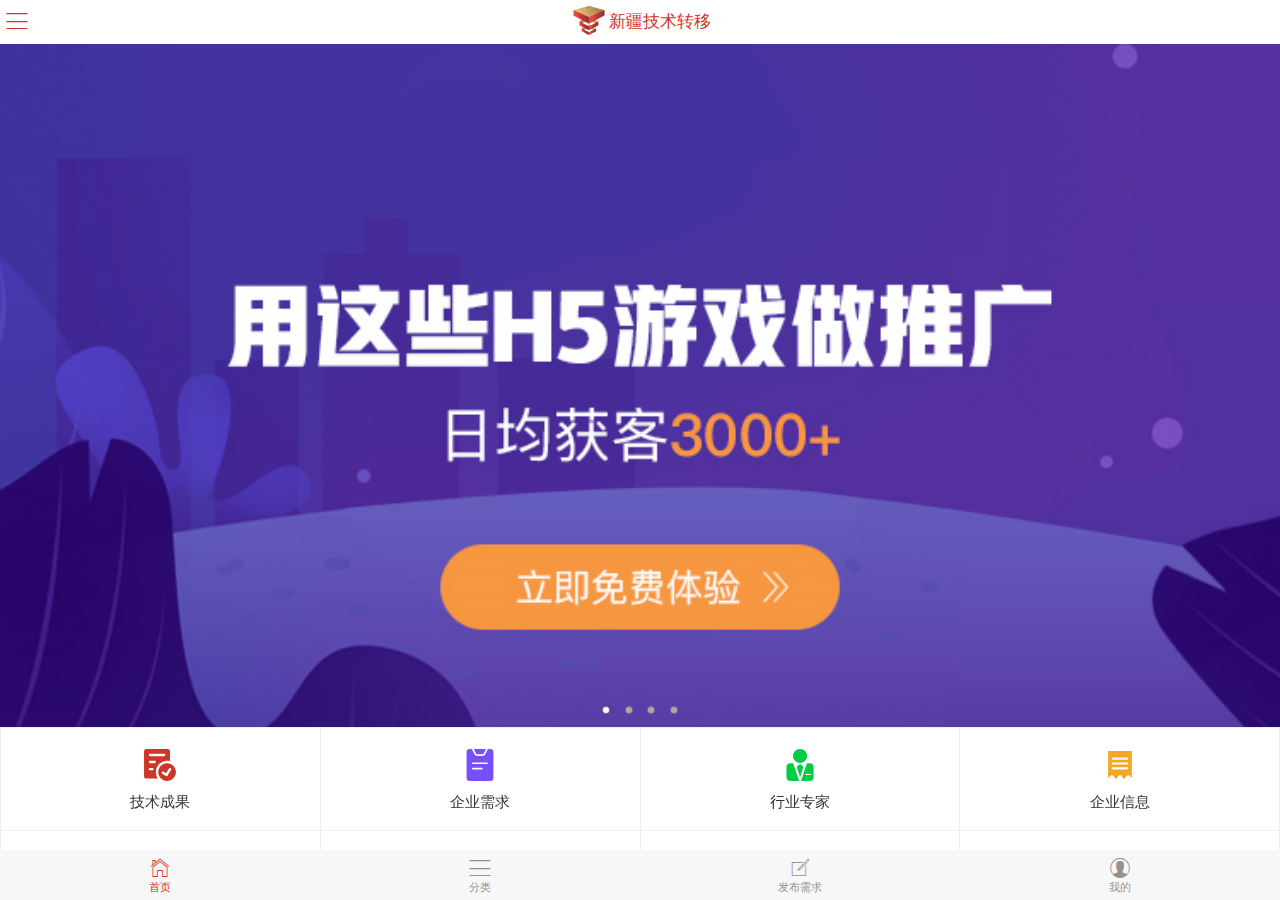
<file: index.html>
<!DOCTYPE html>
<html lang="en">
<head>
	<meta charset="UTF-8">
	<meta name="viewport" content="width=device-width, initial-scale=1.0">
	<meta name="viewport" content="width=device-width, initial-scale=1, maximum-scale=1, user-scalable=no">
	<meta name="apple-mobile-web-app-capable" content="yes">
	<meta name="apple-mobile-web-app-status-bar-style" content="black">
	<meta http-equiv="X-UA-Compatible" content="ie=edge">
	<title>新疆html5</title>
	<link rel="stylesheet" href="./css/mui.css">
	<link rel="stylesheet" href="./css/style.css">
</head>
<body>
<div id="offCanvasWrapper" class="mui-off-canvas-wrap mui-draggable">
	<!--侧滑菜单部分-->
	<aside id="offCanvasSide" class="mui-off-canvas-left">
		<div id="offCanvasSideScroll" class="mui-scroll-wrapper">
			<div class="mui-scroll">
				<div class="content">
					<p style="margin: 10px 10px;">
						<button id="offCanvasHide" type="button" class="mui-btn mui-btn-danger mui-btn-block" style="padding: 5px 20px;">关闭侧滑菜单</button>
					</p>

				</div>
				<div class="mui-card">
					<ul class="mui-table-view mui-table-view-chevron">
						<li class="mui-table-view-cell mui-collapse"><a class="mui-navigate-right" href="#">产品</a>
							<ul class="mui-table-view mui-table-view-chevron">
								<li class="mui-table-view-cell"><a class="mui-navigate-right" href="#">iOS</a>
								</li>
								<li class="mui-table-view-cell"><a class="mui-navigate-right" href="#">Android</a>
								</li>
								<li class="mui-table-view-cell"><a class="mui-navigate-right" href="#">HTML5</a>
								</li>
							</ul>
						</li>
						<li class="mui-table-view-cell mui-collapse"><a class="mui-navigate-right" href="#">方案</a>
							<ul class="mui-table-view mui-table-view-chevron">
								<li class="mui-table-view-cell"><a class="mui-navigate-right" href="#">PC方案</a>
								</li>
								<li class="mui-table-view-cell"><a class="mui-navigate-right" href="#">手机方案</a>
								</li>
								<li class="mui-table-view-cell"><a class="mui-navigate-right" href="#">TV方案</a>
								</li>
							</ul>
						</li>
						<li class="mui-table-view-cell mui-collapse"><a class="mui-navigate-right" href="#">新闻</a>
							<ul class="mui-table-view mui-table-view-chevron">
								<li class="mui-table-view-cell"><a class="mui-navigate-right" href="#">公司新闻</a>
								</li>
								<li class="mui-table-view-cell"><a class="mui-navigate-right" href="#">行业新闻</a>
								</li>
							</ul>
						</li>
						<li class="mui-table-view-cell mui-collapse"><a class="mui-navigate-right" href="#">产品</a>
							<ul class="mui-table-view mui-table-view-chevron">
								<li class="mui-table-view-cell"><a class="mui-navigate-right" href="#">iOS</a>
								</li>
								<li class="mui-table-view-cell"><a class="mui-navigate-right" href="#">Android</a>
								</li>
								<li class="mui-table-view-cell"><a class="mui-navigate-right" href="#">HTML5</a>
								</li>
							</ul>
						</li>
						<li class="mui-table-view-cell mui-collapse"><a class="mui-navigate-right" href="#">方案</a>
							<ul class="mui-table-view mui-table-view-chevron">
								<li class="mui-table-view-cell"><a class="mui-navigate-right" href="#">PC方案</a>
								</li>
								<li class="mui-table-view-cell"><a class="mui-navigate-right" href="#">手机方案</a>
								</li>
								<li class="mui-table-view-cell"><a class="mui-navigate-right" href="#">TV方案</a>
								</li>
							</ul>
						</li>
						<li class="mui-table-view-cell mui-collapse"><a class="mui-navigate-right" href="#">新闻</a>
							<ul class="mui-table-view mui-table-view-chevron">
								<li class="mui-table-view-cell"><a class="mui-navigate-right" href="#">公司新闻</a>
								</li>
								<li class="mui-table-view-cell"><a class="mui-navigate-right" href="#">行业新闻</a>
								</li>
							</ul>
						</li>
						<li class="mui-table-view-cell mui-collapse"><a class="mui-navigate-right" href="#">产品</a>
							<ul class="mui-table-view mui-table-view-chevron">
								<li class="mui-table-view-cell"><a class="mui-navigate-right" href="#">iOS</a>
								</li>
								<li class="mui-table-view-cell"><a class="mui-navigate-right" href="#">Android</a>
								</li>
								<li class="mui-table-view-cell"><a class="mui-navigate-right" href="#">HTML5</a>
								</li>
							</ul>
						</li>
						<li class="mui-table-view-cell mui-collapse"><a class="mui-navigate-right" href="#">方案</a>
							<ul class="mui-table-view mui-table-view-chevron">
								<li class="mui-table-view-cell"><a class="mui-navigate-right" href="#">PC方案</a>
								</li>
								<li class="mui-table-view-cell"><a class="mui-navigate-right" href="#">手机方案</a>
								</li>
								<li class="mui-table-view-cell"><a class="mui-navigate-right" href="#">TV方案</a>
								</li>
							</ul>
						</li>
						<li class="mui-table-view-cell mui-collapse"><a class="mui-navigate-right" href="#">新闻</a>
							<ul class="mui-table-view mui-table-view-chevron">
								<li class="mui-table-view-cell"><a class="mui-navigate-right" href="#">公司新闻</a>
								</li>
								<li class="mui-table-view-cell"><a class="mui-navigate-right" href="#">行业新闻</a>
								</li>
							</ul>
						</li>
						<li class="mui-table-view-cell mui-collapse"><a class="mui-navigate-right" href="#">产品</a>
							<ul class="mui-table-view mui-table-view-chevron">
								<li class="mui-table-view-cell"><a class="mui-navigate-right" href="#">iOS</a>
								</li>
								<li class="mui-table-view-cell"><a class="mui-navigate-right" href="#">Android</a>
								</li>
								<li class="mui-table-view-cell"><a class="mui-navigate-right" href="#">HTML5</a>
								</li>
							</ul>
						</li>
						<li class="mui-table-view-cell mui-collapse"><a class="mui-navigate-right" href="#">方案</a>
							<ul class="mui-table-view mui-table-view-chevron">
								<li class="mui-table-view-cell"><a class="mui-navigate-right" href="#">PC方案</a>
								</li>
								<li class="mui-table-view-cell"><a class="mui-navigate-right" href="#">手机方案</a>
								</li>
								<li class="mui-table-view-cell"><a class="mui-navigate-right" href="#">TV方案</a>
								</li>
							</ul>
						</li>
						<li class="mui-table-view-cell mui-collapse"><a class="mui-navigate-right" href="#">新闻</a>
							<ul class="mui-table-view mui-table-view-chevron">
								<li class="mui-table-view-cell"><a class="mui-navigate-right" href="#">公司新闻</a>
								</li>
								<li class="mui-table-view-cell"><a class="mui-navigate-right" href="#">行业新闻</a>
								</li>
							</ul>
						</li>
						<li class="mui-table-view-cell mui-collapse"><a class="mui-navigate-right" href="#">产品</a>
							<ul class="mui-table-view mui-table-view-chevron">
								<li class="mui-table-view-cell"><a class="mui-navigate-right" href="#">iOS</a>
								</li>
								<li class="mui-table-view-cell"><a class="mui-navigate-right" href="#">Android</a>
								</li>
								<li class="mui-table-view-cell"><a class="mui-navigate-right" href="#">HTML5</a>
								</li>
							</ul>
						</li>
						<li class="mui-table-view-cell mui-collapse"><a class="mui-navigate-right" href="#">方案</a>
							<ul class="mui-table-view mui-table-view-chevron">
								<li class="mui-table-view-cell"><a class="mui-navigate-right" href="#">PC方案</a>
								</li>
								<li class="mui-table-view-cell"><a class="mui-navigate-right" href="#">手机方案</a>
								</li>
								<li class="mui-table-view-cell"><a class="mui-navigate-right" href="#">TV方案</a>
								</li>
							</ul>
						</li>
						<li class="mui-table-view-cell mui-collapse"><a class="mui-navigate-right" href="#">新闻</a>
							<ul class="mui-table-view mui-table-view-chevron">
								<li class="mui-table-view-cell"><a class="mui-navigate-right" href="#">公司新闻</a>
								</li>
								<li class="mui-table-view-cell"><a class="mui-navigate-right" href="#">行业新闻</a>
								</li>
							</ul>
						</li>
						<li class="mui-table-view-cell mui-collapse"><a class="mui-navigate-right" href="#">产品</a>
							<ul class="mui-table-view mui-table-view-chevron">
								<li class="mui-table-view-cell"><a class="mui-navigate-right" href="#">iOS</a>
								</li>
								<li class="mui-table-view-cell"><a class="mui-navigate-right" href="#">Android</a>
								</li>
								<li class="mui-table-view-cell"><a class="mui-navigate-right" href="#">HTML5</a>
								</li>
							</ul>
						</li>
						<li class="mui-table-view-cell mui-collapse"><a class="mui-navigate-right" href="#">方案</a>
							<ul class="mui-table-view mui-table-view-chevron">
								<li class="mui-table-view-cell"><a class="mui-navigate-right" href="#">PC方案</a>
								</li>
								<li class="mui-table-view-cell"><a class="mui-navigate-right" href="#">手机方案</a>
								</li>
								<li class="mui-table-view-cell"><a class="mui-navigate-right" href="#">TV方案</a>
								</li>
							</ul>
						</li>
						<li class="mui-table-view-cell mui-collapse"><a class="mui-navigate-right" href="#">新闻</a>
							<ul class="mui-table-view mui-table-view-chevron">
								<li class="mui-table-view-cell"><a class="mui-navigate-right" href="#">公司新闻</a>
								</li>
								<li class="mui-table-view-cell"><a class="mui-navigate-right" href="#">行业新闻</a>
								</li>
							</ul>
						</li>
						<li class="mui-table-view-cell mui-collapse"><a class="mui-navigate-right" href="#">产品</a>
							<ul class="mui-table-view mui-table-view-chevron">
								<li class="mui-table-view-cell"><a class="mui-navigate-right" href="#">iOS</a>
								</li>
								<li class="mui-table-view-cell"><a class="mui-navigate-right" href="#">Android</a>
								</li>
								<li class="mui-table-view-cell"><a class="mui-navigate-right" href="#">HTML5</a>
								</li>
							</ul>
						</li>
						<li class="mui-table-view-cell mui-collapse"><a class="mui-navigate-right" href="#">方案</a>
							<ul class="mui-table-view mui-table-view-chevron">
								<li class="mui-table-view-cell"><a class="mui-navigate-right" href="#">PC方案</a>
								</li>
								<li class="mui-table-view-cell"><a class="mui-navigate-right" href="#">手机方案</a>
								</li>
								<li class="mui-table-view-cell"><a class="mui-navigate-right" href="#">TV方案</a>
								</li>
							</ul>
						</li>
						<li class="mui-table-view-cell mui-collapse"><a class="mui-navigate-right" href="#">新闻</a>
							<ul class="mui-table-view mui-table-view-chevron">
								<li class="mui-table-view-cell"><a class="mui-navigate-right" href="#">公司新闻</a>
								</li>
								<li class="mui-table-view-cell"><a class="mui-navigate-right" href="#">行业新闻</a>
								</li>
							</ul>
						</li>
					</ul>
				</div>
			</div>
		</div>
	</aside>
	<!--主界面部分-->
	<div class="mui-inner-wrap">
		<!-- header -->
		<header id="header" class="mui-bar mui-bar-nav bar-xj-home">
			<h1 class="mui-title"><em class="logo"></em>新疆技术转移</h1>
			<button id="offCanvasShow" class="mui-btn mui-btn-blue mui-btn-link mui-btn-nav mui-pull-left">
				<span class="mui-icon mui-icon-bars"></span>
			</button>
			<!-- <a class="mui-icon mui-icon-bars mui-pull-right" href="./login.html"></a> -->
		</header>
		<!-- end -->
		<div id="offCanvasContentScroll" class="mui-content mui-scroll-wrapper">
			<div class="mui-scroll">
				<!-- 幻灯片 -->
				<div id="slider" class="mui-slider" >
					<div class="mui-slider-group mui-slider-loop">
						<!-- 额外增加的一个节点(循环轮播：第一个节点是最后一张轮播) -->
						<div class="mui-slider-item mui-slider-item-duplicate">
							<a href="#">
								<img src="./images/4.jpg">
							</a>
						</div>
						<!-- 第一张 -->
						<div class="mui-slider-item">
							<a href="#">
								<img src="./images/1.jpg">
							</a>
						</div>
						<!-- 第二张 -->
						<div class="mui-slider-item">
							<a href="#">
								<img src="./images/2.jpg">
							</a>
						</div>
						<!-- 第三张 -->
						<div class="mui-slider-item">
							<a href="#">
								<img src="./images/3.jpg">
							</a>
						</div>
						<!-- 第四张 -->
						<div class="mui-slider-item">
							<a href="#">
								<img src="./images/4.jpg">
							</a>
						</div>
						<!-- 额外增加的一个节点(循环轮播：最后一个节点是第一张轮播) -->
						<div class="mui-slider-item mui-slider-item-duplicate">
							<a href="#">
								<img src="./images/1.jpg">
							</a>
						</div>
					</div>
					<div class="mui-slider-indicator">
						<div class="mui-indicator mui-active"></div>
						<div class="mui-indicator"></div>
						<div class="mui-indicator"></div>
						<div class="mui-indicator"></div>
					</div>
				</div>
				<!-- 分类 -->
				<ul class="mui-table-view mui-grid-view mui-grid-9 icon-menu">
					<li class="mui-table-view-cell mui-media mui-col-xs-3">
						<a href="./technology.html">
							<span class="icon"><img src="./images/icon-home-1.svg"></span>
							<div class="mui-media-body">技术成果</div>
						</a>
					</li>
					<li class="mui-table-view-cell mui-media mui-col-xs-3">
						<a href="#">
								<span class="icon"><img src="./images/icon-home-2.svg"></span>
							<div class="mui-media-body">企业需求</div>
						</a>
					</li>
					<li class="mui-table-view-cell mui-media mui-col-xs-3">
						<a href="./zhuanjia.html">
								<span class="icon"><img src="./images/icon-home-3.svg"></span>
							<div class="mui-media-body">行业专家</div>
						</a>
					</li>
					<li class="mui-table-view-cell mui-media mui-col-xs-3">
						<a href="#">
								<span class="icon"><img src="./images/icon-home-4.svg"></span>
							<div class="mui-media-body">企业信息</div>
						</a>
					</li>
					<li class="mui-table-view-cell mui-media mui-col-xs-3">
						<a href="./jingjiren-detail.html">
								<span class="icon"><img src="./images/icon-home-5.svg"></span>
							<div class="mui-media-body">经纪人库</div>
						</a>
					</li>
					<li class="mui-table-view-cell mui-media mui-col-xs-3">
						<a href="./fuwuziyuan.html">
								<span class="icon"><img src="./images/icon-home-6.svg"></span>
							<div class="mui-media-body">服务资源</div>
						</a>
					</li>
					<li class="mui-table-view-cell mui-media mui-col-xs-3">
						<a href="#">
								<span class="icon"><img src="./images/icon-home-7.svg"></span>
							<div class="mui-media-body">政策信息</div>
						</a>
					</li>
					<li class="mui-table-view-cell mui-media mui-col-xs-3">
						<a href="./paimai.html">
							<span class="icon"><img src="./images/icon-home-9.svg"></span>
							<div class="mui-media-body">拍卖</div>
						</a>
					</li>
				</ul>
				<!-- 列表 -->
				<div class="bgf home-list-item" style="margin-top: 10px">
						<ul class="mui-table-view">
							<li class="mui-table-view-cell mui-media mui-media-large">
								<a href="javascript:;">
									<img class="mui-media-object mui-pull-left" src="./images/shuijiao.jpg">
									<div class="mui-media-body">
										<h2 class="name">logo设计公司品牌餐饮商标LOGO标志起名vi包装画册设计</h2>
										<p class='mui-ellipsis des'>
											<span>完全转让</span>
											<span>实用新型专利</span>
											<span>正在研发</span>
										</p>
										<P class="info">
											<span class="mui-pull-left price">￥<strong>12,000</strong></span>
											<span class="mui-pull-right city">上海市</span>
										</P>
									</div>
								</a>
							</li>
							<li class="mui-table-view-cell mui-media mui-media-large">
								<a href="javascript:;">
									<img class="mui-media-object mui-pull-left" src="./images/muwu.jpg">
									<div class="mui-media-body">
										<h2 class="name"></h2>公司企业logo设计图文标志画册设计商标设计卡通logo</h2>
										<p class='mui-ellipsis des'>
											<span>完全转让</span>
											<span>实用新型专利</span>
											<span>正在研发</span>
										</p>
										<P class="info">
											<span class="mui-pull-left price">￥<strong>12,000</strong></span>
											<span class="mui-pull-right city">上海市</span>
										</P>
									</div>
								</a>
							</li>
							<li class="mui-table-view-cell mui-media mui-media-large">
								<a href="javascript:;">
									<img class="mui-media-object mui-pull-left" src="./images/cbd.jpg">
									<div class="mui-media-body">
										<h2 class="name"></h2>艺点资深logo设计餐饮logo设计标志设计企业logo设计</h2>
										<p class='mui-ellipsis des'>
											<span>完全转让</span>
											<span>实用新型专利</span>
											<span>正在研发</span>
										</p>
										<P class="info">
											<span class="mui-pull-left price">￥<strong>12,000</strong></span>
											<span class="mui-pull-right city">上海市</span>
										</P>
									</div>
								</a>
							</li>
							<li class="mui-table-view-cell mui-media mui-media-large">
								<a href="javascript:;">
									<img class="mui-media-object mui-pull-left" src="./images/cbd.jpg">
									<div class="mui-media-body">
										<h2 class="name"></h2>艺点资深logo设计餐饮logo设计标志设计企业logo设计</h2>
										<p class='mui-ellipsis des'>
											<span>完全转让</span>
											<span>实用新型专利</span>
											<span>正在研发</span>
										</p>
										<P class="info">
											<span class="mui-pull-left price">￥<strong>12,000</strong></span>
											<span class="mui-pull-right city">上海市</span>
										</P>
									</div>
								</a>
							</li>
			
						</ul>
				</div>
			</div>
		</div>
		<nav class="mui-bar mui-bar-tab xj-nav">
			<a class="mui-tab-item mui-active" href="#tabbar">
				<span class="mui-icon mui-icon-home"></span>
				<span class="mui-tab-label">首页</span>
			</a>
			<a class="mui-tab-item" href="#tabbar-with-chat">
				<span class="mui-icon mui-icon-bars"></span>
				<span class="mui-tab-label">分类</span>
			</a>
			<a class="mui-tab-item" href="#tabbar-with-contact">
				<span class="mui-icon mui-icon-compose"></span>
				<span class="mui-tab-label">发布需求</span>
			</a>
			<a class="mui-tab-item" href="#tabbar-with-map">
				<span class="mui-icon mui-icon-contact"></span>
				<span class="mui-tab-label">我的</span>
			</a>
		</nav>
		<!-- off-canvas backdrop -->
		<div class="mui-off-canvas-backdrop"></div>
	</div>
</div>
<script src="./js/mui.min.js"></script>
<script>
window.onload = function() {
	mui.init();
	//侧滑容器父节点
	var offCanvasWrapper = mui('#offCanvasWrapper');
	//主界面容器
	var offCanvasInner = offCanvasWrapper[0].querySelector('.mui-inner-wrap');
	//主界面‘显示侧滑菜单’按钮的点击事件
	document.getElementById('offCanvasShow').addEventListener('tap', function() {
		offCanvasWrapper.offCanvas('show');
	});
	//菜单界面，‘关闭侧滑菜单’按钮的点击事件
	document.getElementById('offCanvasHide').addEventListener('tap', function() {
		offCanvasWrapper.offCanvas('close');
	});
	//主界面和侧滑菜单界面均支持区域滚动；
	mui('#offCanvasSideScroll').scroll();
	mui('#offCanvasContentScroll').scroll();
	//实现ios平台原生侧滑关闭页面；
	if (mui.os.plus && mui.os.ios) {
		mui.plusReady(function() { //5+ iOS暂时无法屏蔽popGesture时传递touch事件，故该demo直接屏蔽popGesture功能
			plus.webview.currentWebview().setStyle({
				'popGesture': 'none'
			});
		});
	}
	mui('body').on('tap','a',function(){
		window.top.location.href=this.href;
	});
	window.addEventListener('toggle', function(event) {
		if (event.target.id === 'M_Toggle') {
			var isActive = event.detail.isActive;
			var table = document.querySelector('.mui-table-view');
			var card = document.querySelector('.mui-card');
			if (isActive) {
				card.appendChild(table);
				card.style.display = '';
			} else {
				var content = document.querySelector('.mui-content');
				content.insertBefore(table, card);
				card.style.display = 'none';
			}
		}
	});
}
</script>
</body>
</html>
</file>
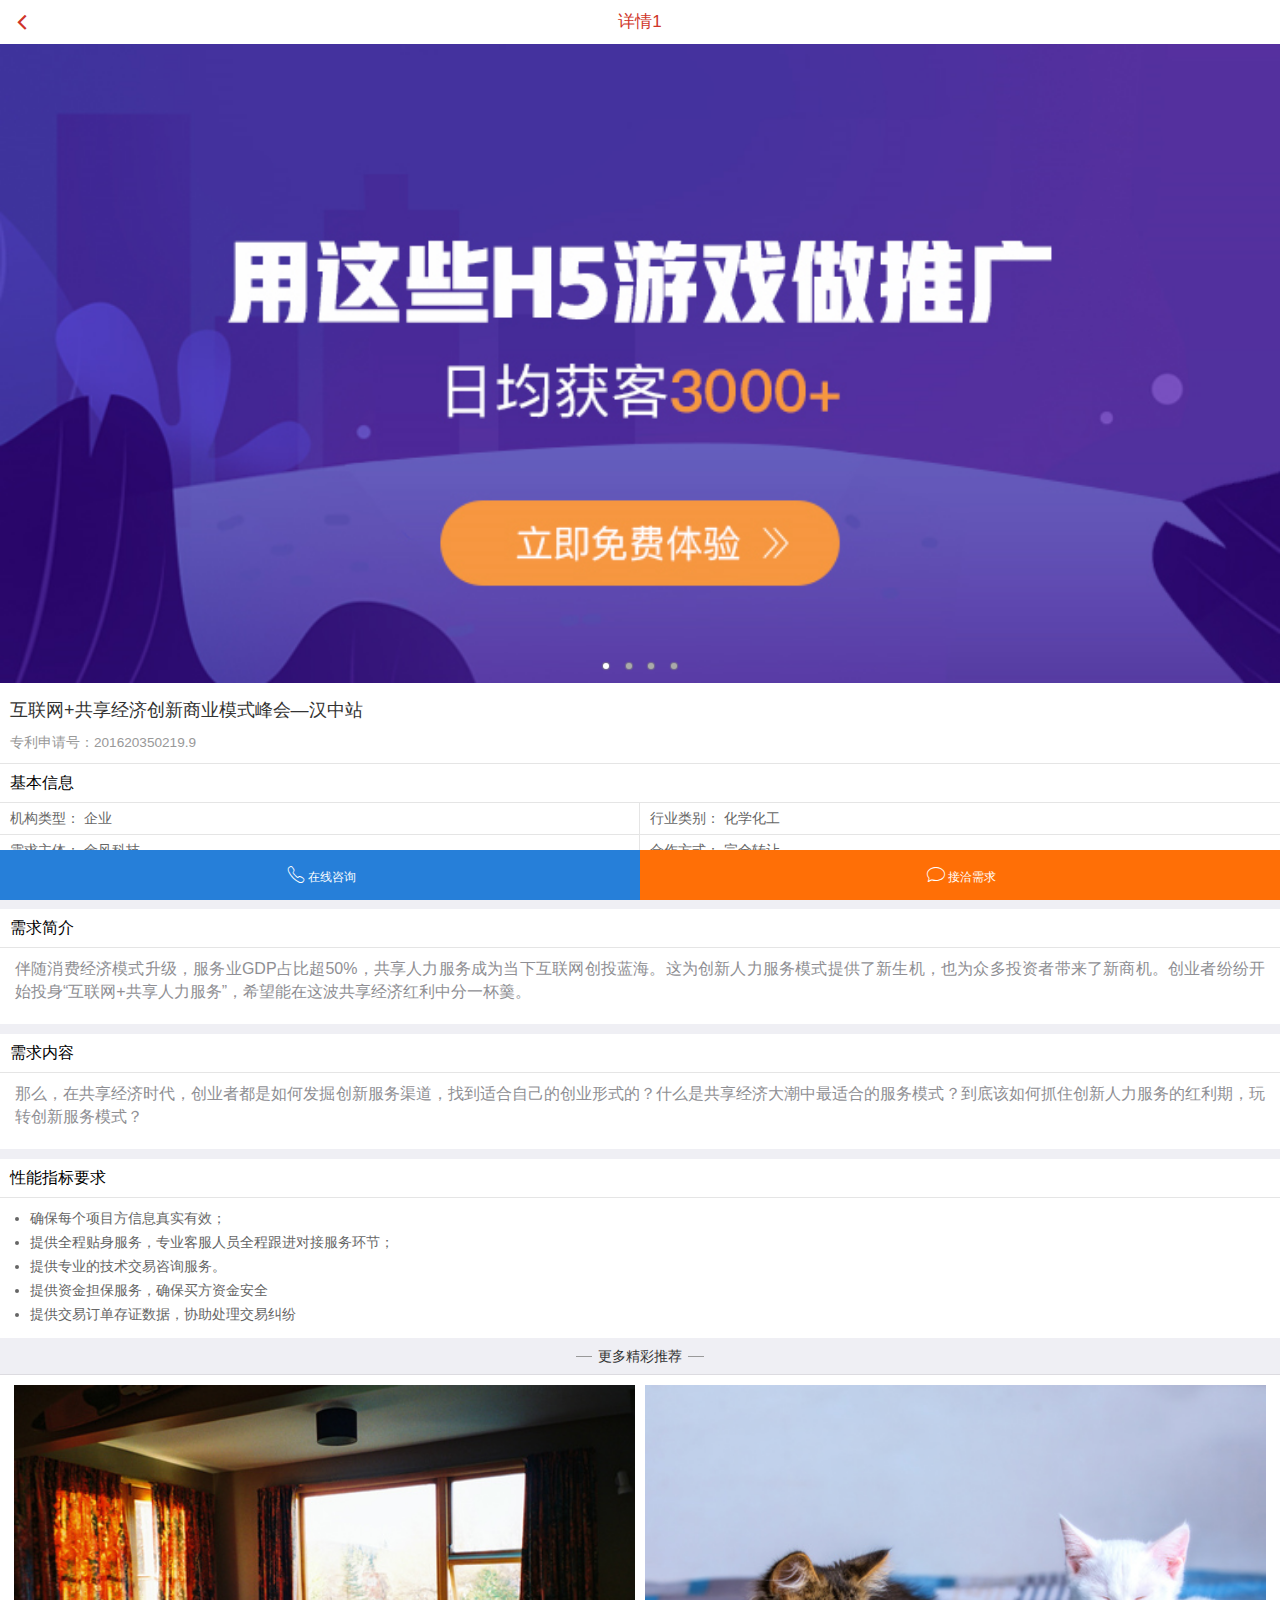
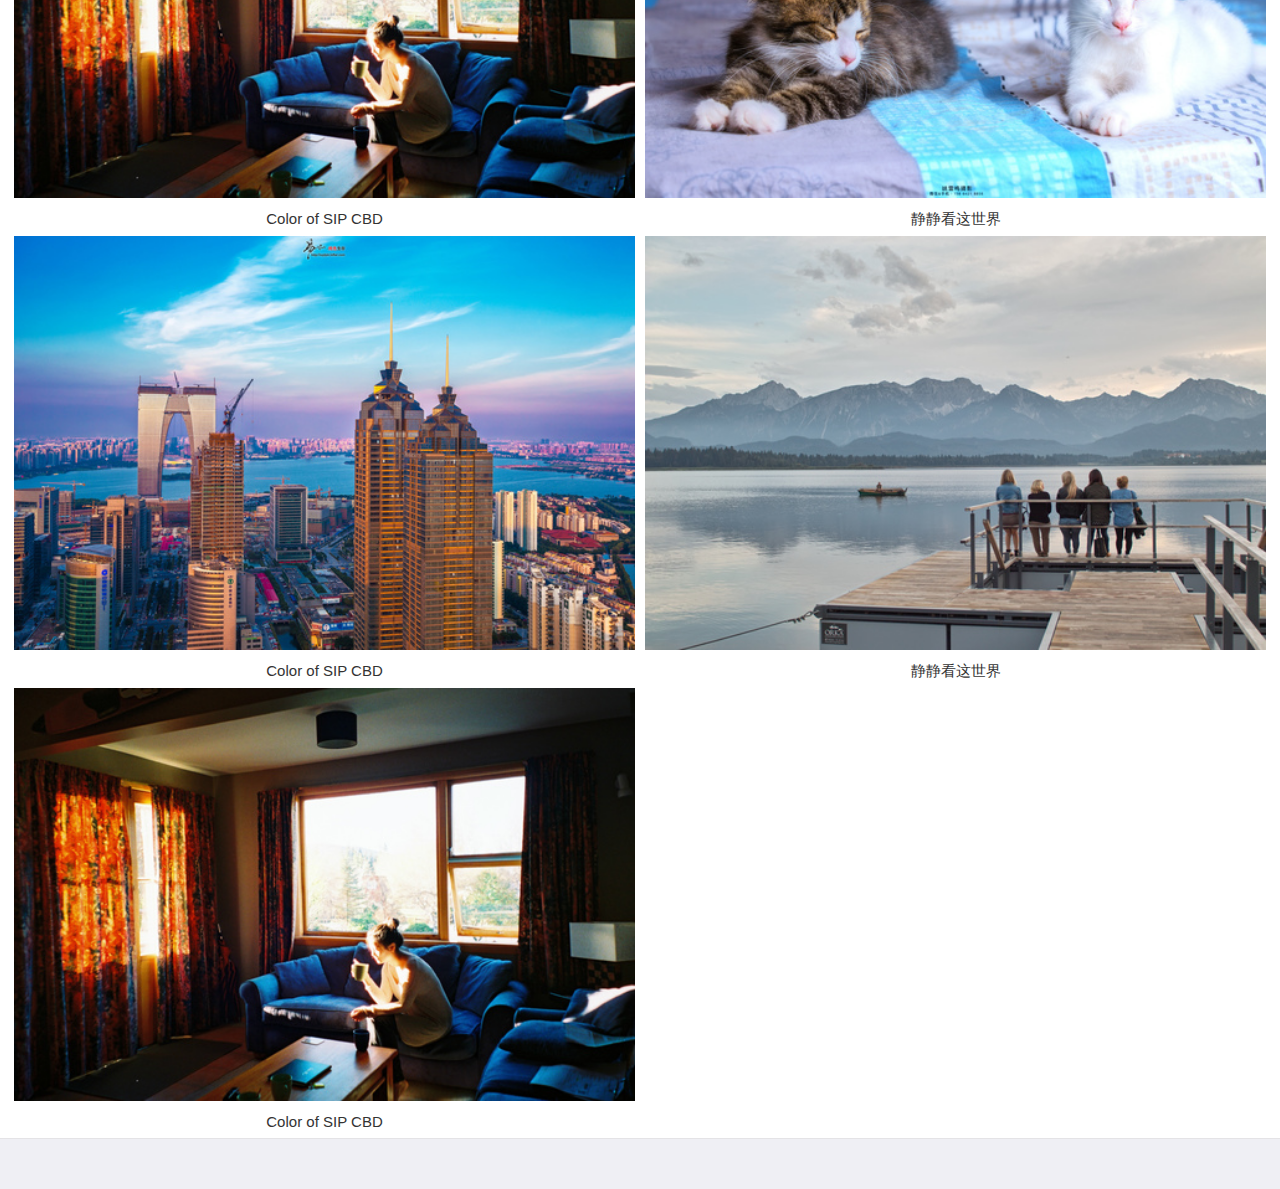
<file: detail.html>
<!DOCTYPE html>
<html lang="en">
<head>
    <meta charset="UTF-8">
    <meta name="viewport" content="width=device-width, initial-scale=1.0">
    <meta http-equiv="X-UA-Compatible" content="ie=edge">
    <title>详情1</title>
    <link rel="stylesheet" href="./css/mui.css">
    <link rel="stylesheet" href="./css/style.css">
    <style>
			html,
			body {
				background-color: #efeff4;
			}
			
			.mui-bar .mui-pull-left .mui-icon {
				padding-right: 5px;
				font-size: 28px;
			}
			
			.mui-bar .mui-btn {
				font-weight: normal;
				font-size: 17px;
			}
			
			.mui-bar .mui-btn-link {
				top: 1px;
			}
			
			.mui-content img{
				width: 100%;
			}
			
			
		</style>
</head>
<body>
    <header id="header" class="mui-bar mui-bar-transparent bar-xj-home">
        <a class="mui-action-back mui-icon mui-icon-left-nav mui-pull-left"></a>
        <h1 class="mui-title">详情1</h1>
    </header>
    <nav class="mui-bar mui-bar-tab btn-bar-2">
        <a class="mui-tab-item btn-primary" href="#Popover_0">
            <i class="mui-icon mui-icon-phone"></i>在线咨询
        </a>
        <a class="mui-tab-item btn-orange" href="#Popover_2">
            <i class="mui-icon mui-icon-chatbubble"></i>接洽需求
        </a>
    </nav>
    <div class="mui-content">
        <!--静态图片-->
        <!-- <div class="detail-imgbox">
            <img id="img1" src="../images/Helvetica.jpg" class="">
        </div> -->
        <!--轮播图片-->
        <div id="slider" class="mui-slider" >
            <div class="mui-slider-group">
                <!-- 第一张 -->
                <div class="mui-slider-item">
                    <a href="#">
                        <img src="../images/1.jpg">
                    </a>
                </div>
                <!-- 第二张 -->
                <div class="mui-slider-item">
                    <a href="#">
                        <img src="../images/2.jpg">
                    </a>
                </div>
                <!-- 第三张 -->
                <div class="mui-slider-item">
                    <a href="#">
                        <img src="../images/3.jpg">
                    </a>
                </div>
                <!-- 第4张 -->
                <div class="mui-slider-item">
                    <a href="#">
                        <img src="../images/4.jpg">
                    </a>
                </div>
            </div>
            <div class="mui-slider-indicator">
                <em class="mui-indicator mui-active"></em>
                <em class="mui-indicator"></em>
                <em class="mui-indicator"></em>
                <em class="mui-indicator"></em>
            </div>
        </div>
        <!-- 标题 -->
        <div class="detail-info bgf">
            <h1>互联网+共享经济创新商业模式峰会—汉中站</h1>
            <small>专利申请号：201620350219.9</small>
        </div>
        <!-- 类型 -->
        <div class="info-table bgf">
            <div class="title">基本信息</div>
            <ul class="mui-row">
                <li class="mui-col-xs-6 ui-nowrap">
                    <span class="label">机构类型：</span>
                    <span class="con">企业</span>
                </li>
                <li class="mui-col-xs-6 ui-nowrap">
                    <span class="label">行业类别：</span>
                    <span class="con">化学化工</span>
                </li>
                <li class="mui-col-xs-6 ui-nowrap">
                    <span class="label">需求主体：</span>
                    <span class="con">金风科技</span>
                </li>
                <li class="mui-col-xs-6 ui-nowrap">
                    <span class="label">合作方式：</span>
                    <span class="con">完全转让</span>
                </li>
                <li class="mui-col-xs-6 ui-nowrap">
                    <span class="label">预算金额：</span>
                    <span class="con">2 万元</span>
                </li>
                <li class="mui-col-xs-6 ui-nowrap">
                    <span class="label">需求类型：</span>
                    <span class="con">专利</span>
                </li>
            </ul>
        </div>
        <!-- 需求简介 -->
        <div class="info-table bgf mt10">
            <div class="title">需求简介</div>
            <div class="activity-center">
                <p>伴随消费经济模式升级，服务业GDP占比超50%，共享人力服务成为当下互联网创投蓝海。这为创新人力服务模式提供了新生机，也为众多投资者带来了新商机。创业者纷纷开始投身“互联网+共享人力服务”，希望能在这波共享经济红利中分一杯羹。</p>
            </div>
        </div>
        <!-- 需求内容 -->
        <div class="info-table bgf mt10">
            <div class="title">需求内容</div>
            <div class="activity-center">
                <p>那么，在共享经济时代，创业者都是如何发掘创新服务渠道，找到适合自己的创业形式的？什么是共享经济大潮中最适合的服务模式？到底该如何抓住创新人力服务的红利期，玩转创新服务模式？</p>
            </div>
        </div>

        <!-- 性能指标要求 -->
        <div class="info-table bgf mt10">
            <div class="title">性能指标要求</div>
            <div class="activity-center">
                <ol>
                    <li>确保每个项目方信息真实有效；</li>
                    <li>提供全程贴身服务，专业客服人员全程跟进对接服务环节；</li>
                    <li>提供专业的技术交易咨询服务。</li>
                    <li>提供资金担保服务，确保买方资金安全</li>
                    <li>提供交易订单存证数据，协助处理交易纠纷</li>                    
                </ol>
            </div>
        </div>
        <div class="substance-more-activit-title flex">
            <span class="title-line"></span>
            <p class="list-title">更多精彩推荐</p>
            <span class="title-line"></span>
        </div>
        <!-- 推荐 -->
        <div class="bgf home-list-item recommend-img-list">
            <ul class="mui-table-view mui-grid-view">
                <li class="mui-table-view-cell mui-media mui-col-xs-6">
                    <a href="#"><img class="mui-media-object" src="../images/muwu.jpg">
                        <div class="mui-media-body">Color of SIP CBD</div>
                    </a>
                </li>
                <li class="mui-table-view-cell mui-media mui-col-xs-6">
                    <a href="#">
                        <img class="mui-media-object" src="../images/shuijiao.jpg">
                        <div class="mui-media-body">静静看这世界</div>
                    </a>
                </li>
                <li class="mui-table-view-cell mui-media mui-col-xs-6">
                    <a href="#"><img class="mui-media-object" src="../images/cbd.jpg">
                        <div class="mui-media-body">Color of SIP CBD</div>
                    </a>
                </li>
                <li class="mui-table-view-cell mui-media mui-col-xs-6">
                    <a href="#">
                        <img class="mui-media-object" src="../images/yuantiao.jpg">
                        <div class="mui-media-body">静静看这世界</div>
                    </a>
                </li>
                <li class="mui-table-view-cell mui-media mui-col-xs-6">
                    <a href="#"><img class="mui-media-object" src="../images/muwu.jpg">
                        <div class="mui-media-body">Color of SIP CBD</div>
                    </a>
                </li>
            </ul>
        </div>
    </div>
    <script src="./js/mui.min.js"></script>
</body>
</html>
</file>
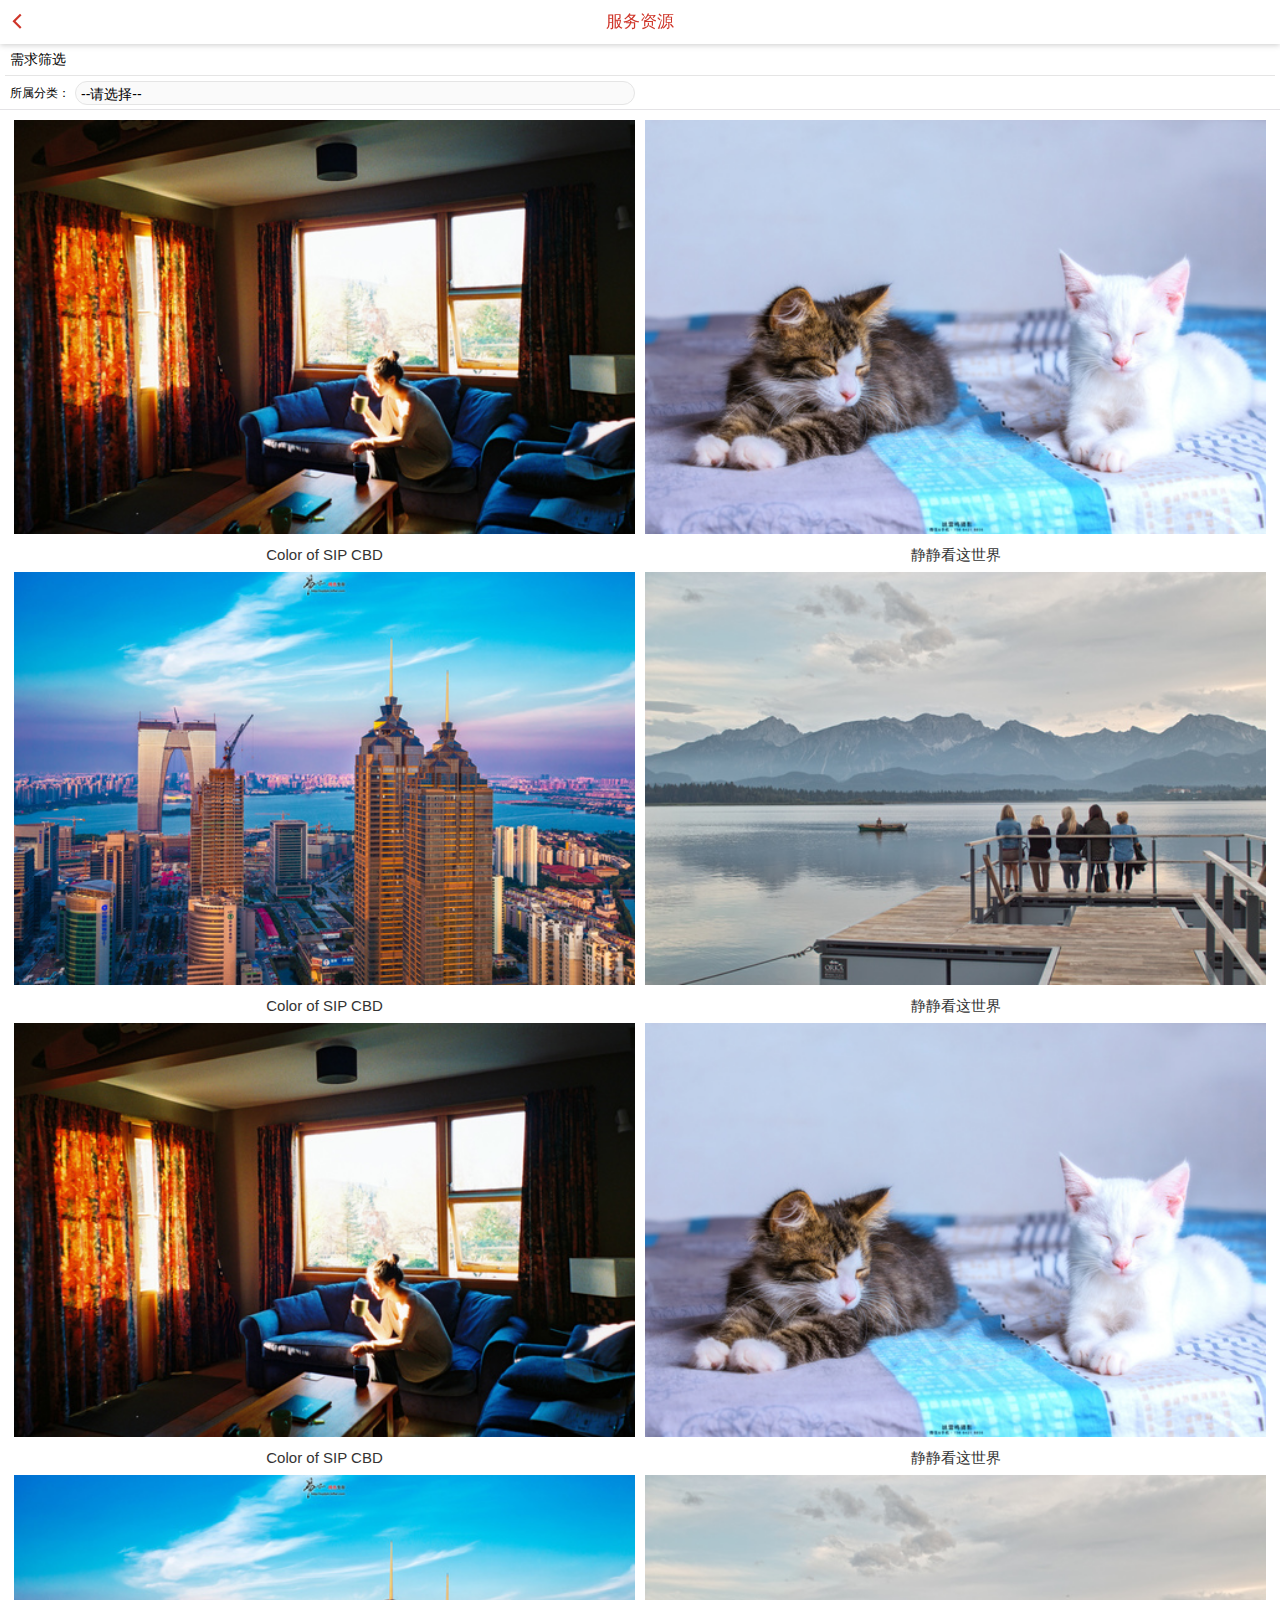
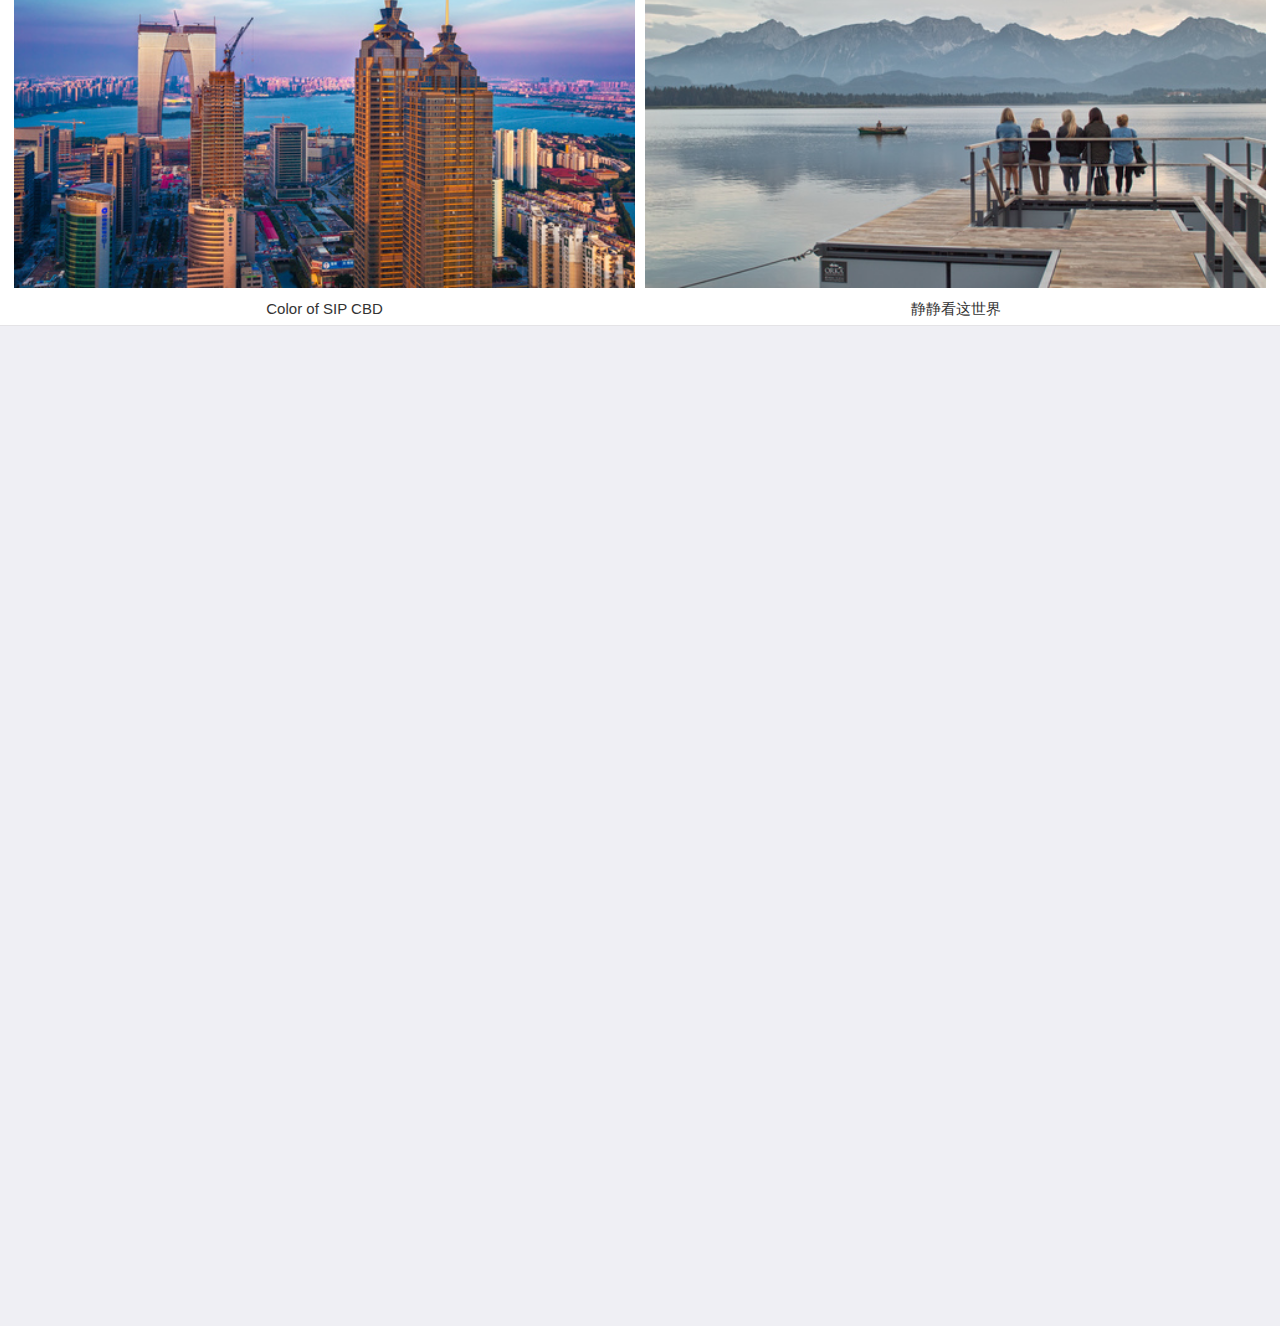
<file: fuwuziyuan.html>
<!DOCTYPE html>
<html lang="en">
<head>
  <meta charset="UTF-8">
  <meta name="viewport" content="width=device-width, initial-scale=1.0">
  <meta name="viewport" content="width=device-width, initial-scale=1, maximum-scale=1, user-scalable=no">
  <meta name="apple-mobile-web-app-capable" content="yes">
  <meta name="apple-mobile-web-app-status-bar-style" content="black">
  <meta http-equiv="X-UA-Compatible" content="ie=edge">
  <title>服务资源</title>
  <link rel="stylesheet" href="./css/mui.css">
  <link rel="stylesheet" href="./css/style.css">
</head>
<body>
<header id="header" class="mui-bar mui-bar-nav bar-xj-home">
  <h1 class="mui-title">服务资源</h1>
  <a class="mui-btn mui-btn-blue mui-btn-link mui-btn-nav mui-pull-left" href="./index.html">
		<span class="mui-icon mui-icon-left-nav"></span>
	</a>
	<!-- <a class="mui-icon mui-icon-bars mui-pull-right"></a> -->
</header>
<div class="mui-content">
    <div class="pro_filter_more">
        <div class="title">需求筛选</div>
        <ul class="mui-row">
            <li class="mui-col-xs-6">
                <label for="">所属分类：</label>
                <select name="" id="" class="select-box">
                <option value="1">--请选择--</option>
                <option value="1">asdfasdfa</option>
                <option value="1">asdfasdfa</option>
                <option value="1">asdfasdfa</option>
                <option value="1">asdfasdfa</option>
                <option value="1">asdfasdfa</option>
                </select>
            </li>      
        </ul>
    </div>
    <!-- sss -->
    <div class="bgf home-list-item recommend-img-list">
        <ul class="mui-table-view mui-grid-view">
            <li class="mui-table-view-cell mui-media mui-col-xs-6">
                <a href="#"><img class="mui-media-object" src="../images/muwu.jpg">
                    <div class="mui-media-body">Color of SIP CBD</div>
                </a>
            </li>
            <li class="mui-table-view-cell mui-media mui-col-xs-6">
                <a href="#">
                    <img class="mui-media-object" src="../images/shuijiao.jpg">
                    <div class="mui-media-body">静静看这世界</div>
                </a>
            </li>
            <li class="mui-table-view-cell mui-media mui-col-xs-6">
                <a href="#"><img class="mui-media-object" src="../images/cbd.jpg">
                    <div class="mui-media-body">Color of SIP CBD</div>
                </a>
            </li>
            <li class="mui-table-view-cell mui-media mui-col-xs-6">
                <a href="#">
                    <img class="mui-media-object" src="../images/yuantiao.jpg">
                    <div class="mui-media-body">静静看这世界</div>
                </a>
            </li>
            <li class="mui-table-view-cell mui-media mui-col-xs-6">
                <a href="#"><img class="mui-media-object" src="../images/muwu.jpg">
                    <div class="mui-media-body">Color of SIP CBD</div>
                </a>
            </li>
            <li class="mui-table-view-cell mui-media mui-col-xs-6">
                <a href="#">
                    <img class="mui-media-object" src="../images/shuijiao.jpg">
                    <div class="mui-media-body">静静看这世界</div>
                </a>
            </li>
            <li class="mui-table-view-cell mui-media mui-col-xs-6">
                <a href="#"><img class="mui-media-object" src="../images/cbd.jpg">
                    <div class="mui-media-body">Color of SIP CBD</div>
                </a>
            </li>
            <li class="mui-table-view-cell mui-media mui-col-xs-6">
                <a href="#">
                    <img class="mui-media-object" src="../images/yuantiao.jpg">
                    <div class="mui-media-body">静静看这世界</div>
                </a>
            </li>
        </ul>
    </div>
    <!-- ssss -->
    <div style="height: 1000px"></div>
</div>
<script src="./js/jquery-3.3.1.min.js"></script>
<script src="./js/mui.min.js"></script>
</body>
</html>
</file>
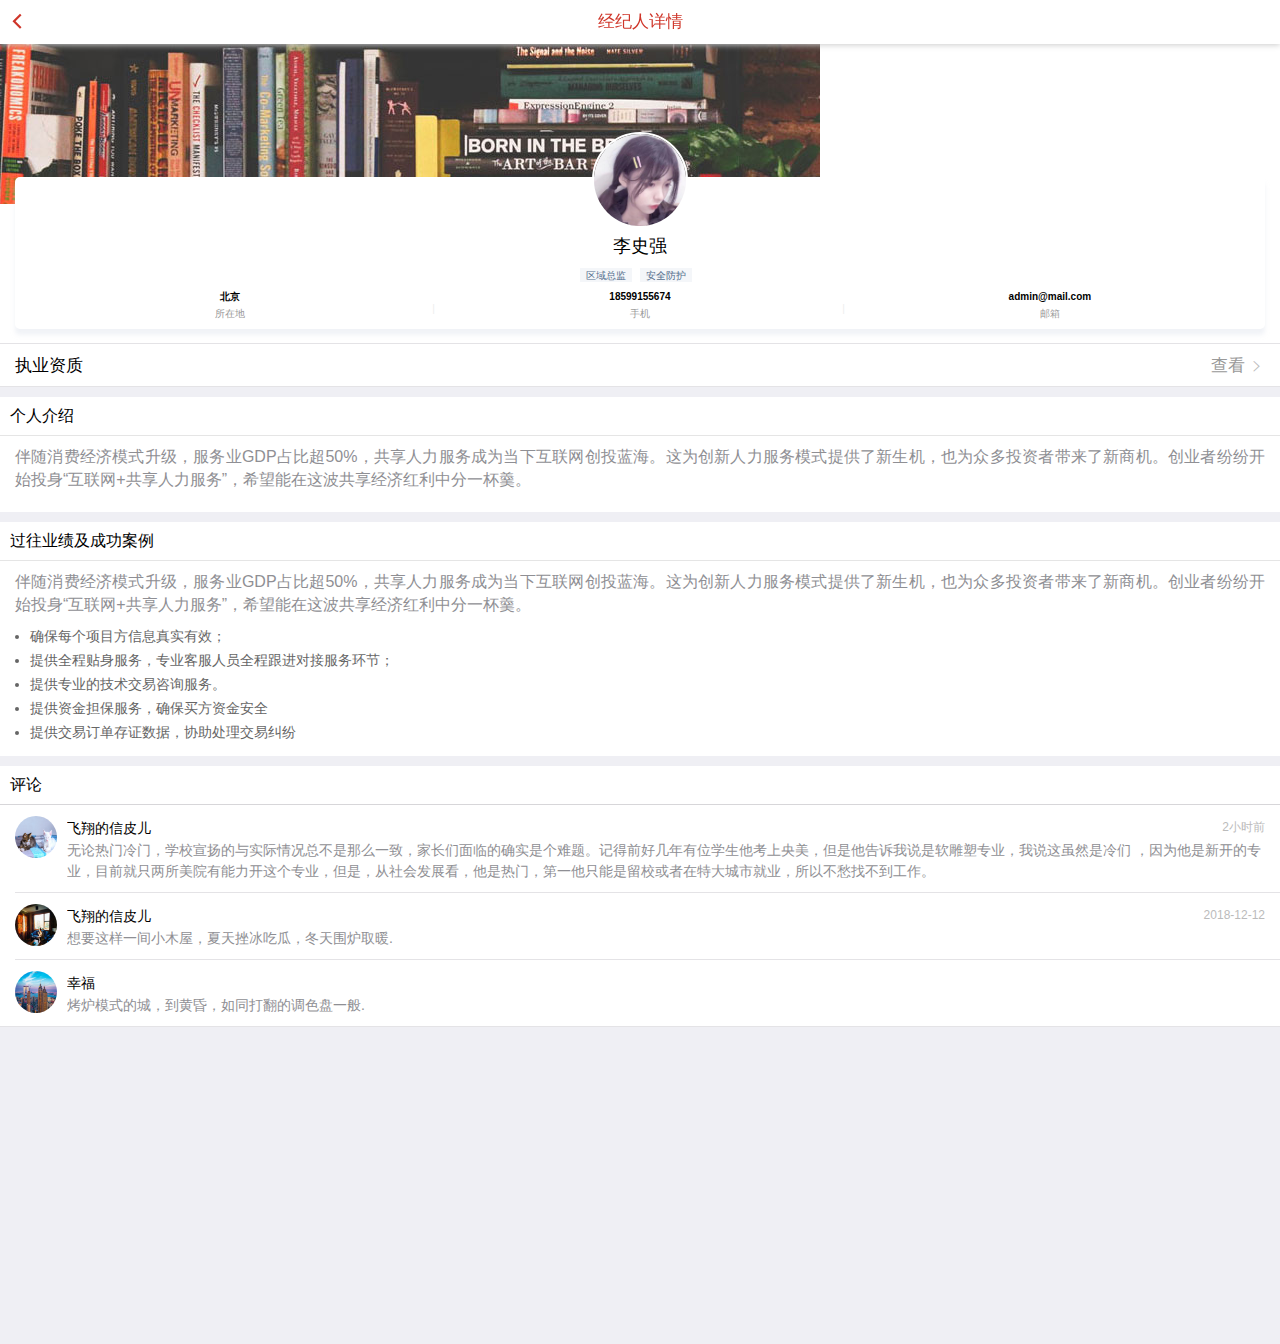
<file: jingjiren-detail.html>
<!DOCTYPE html>
<html lang="en">
<head>
  <meta charset="UTF-8">
  <meta name="viewport" content="width=device-width, initial-scale=1.0">
  <meta name="viewport" content="width=device-width, initial-scale=1, maximum-scale=1, user-scalable=no">
  <meta name="apple-mobile-web-app-capable" content="yes">
  <meta name="apple-mobile-web-app-status-bar-style" content="black">
  <meta http-equiv="X-UA-Compatible" content="ie=edge">
  <title>技术成果</title>
  <link rel="stylesheet" href="./css/mui.css">
  <link rel="stylesheet" href="./css/style.css">
</head>
<body>
<header id="header" class="mui-bar mui-bar-nav bar-xj-home">
  <h1 class="mui-title">经纪人详情</h1>
  <a class="mui-btn mui-btn-blue mui-btn-link mui-btn-nav mui-pull-left" href="./index.html">
		<span class="mui-icon mui-icon-left-nav"></span>
	</a>
	<!-- <a class="mui-icon mui-icon-bars mui-pull-right"></a> -->
</header>
<div class="mui-content">
  <div class="jingjiren-info">
    <div class="bg"></div>
    <div class="box">
      <div class="con">
        <div class="avatar"><img src="./images/a4.jpeg" alt=""></div>
        <div class="info">
          <h3 class="name">李史强</h3>
          <div class="tags"><span>区域总监</span><span>安全防护</span></div>
          <ul class="base-info">
            <li>
              <strong>北京</strong>
              <span>所在地</span> 
            </li>
            <li>
              <strong>18599155674</strong>
              <span>手机</span>
            </li>
            <li>
              <strong class="mui-ellipsis">admin@mail.com</strong>
              <span>邮箱</span>
            </li>
          </ul>
        </div>
      </div>
    </div>
  </div>
  <div style="height: 1000px" class="">
    <ul class="mui-table-view">
      <li class="mui-table-view-cell">
        <a class="mui-navigate-right" href="#">
          <span class="mui-pull-right" style="margin-right:20px;color:#999">查看</span>
          执业资质
        </a>
      </li>
    </ul>
    <!-- 个人介绍 -->
    <div class="info-table bgf mt10">
      <div class="title">个人介绍</div>
      <div class="activity-center">
        <p>伴随消费经济模式升级，服务业GDP占比超50%，共享人力服务成为当下互联网创投蓝海。这为创新人力服务模式提供了新生机，也为众多投资者带来了新商机。创业者纷纷开始投身“互联网+共享人力服务”，希望能在这波共享经济红利中分一杯羹。</p>
      </div>
    </div>
    <!-- 过往业绩及成功案例 -->
    <div class="info-table bgf mt10">
      <div class="title">过往业绩及成功案例</div>
      <div class="activity-center">
        <p>伴随消费经济模式升级，服务业GDP占比超50%，共享人力服务成为当下互联网创投蓝海。这为创新人力服务模式提供了新生机，也为众多投资者带来了新商机。创业者纷纷开始投身“互联网+共享人力服务”，希望能在这波共享经济红利中分一杯羹。</p>
        <ol>
          <li>确保每个项目方信息真实有效；</li>
          <li>提供全程贴身服务，专业客服人员全程跟进对接服务环节；</li>
          <li>提供专业的技术交易咨询服务。</li>
          <li>提供资金担保服务，确保买方资金安全</li>
          <li>提供交易订单存证数据，协助处理交易纠纷</li>
        </ol>
      </div>
    </div>
    <!-- 评论  -->
    <div class="info-table bgf mt10">
      <div class="title">评论 </div>
      <ul class="mui-table-view comment">
        <li class="mui-table-view-cell mui-media">
          <a href="javascript:;">
            <img class="mui-media-object mui-pull-left avatar" src="../images/shuijiao.jpg">
            <div class="mui-media-body">
              <h3 class="flex">
                <span class="name">飞翔的信皮儿</span>
                <em class="time">2小时前</em>
              </h3>
              <p>无论热门冷门，学校宣扬的与实际情况总不是那么一致，家长们面临的确实是个难题。记得前好几年有位学生他考上央美，但是他告诉我说是软雕塑专业，我说这虽然是冷们
                ，因为他是新开的专业，目前就只两所美院有能力开这个专业，但是，从社会发展看，他是热门，第一他只能是留校或者在特大城市就业，所以不愁找不到工作。</p>
            </div>
          </a>
        </li>
        <li class="mui-table-view-cell mui-media">
          <a href="javascript:;">
            <img class="mui-media-object mui-pull-left avatar" src="../images/muwu.jpg">
            <div class="mui-media-body">
              <h3 class="flex">
                <span class="name">飞翔的信皮儿</span>
                <em class="time">2018-12-12</em>
              </h3>
              <p>想要这样一间小木屋，夏天挫冰吃瓜，冬天围炉取暖.</p>
            </div>
          </a>
        </li>
        <li class="mui-table-view-cell mui-media">
          <a href="javascript:;">
            <img class="mui-media-object mui-pull-left avatar" src="../images/cbd.jpg">
            <div class="mui-media-body">
              <h3 class="name">幸福</h3>
              <p>烤炉模式的城，到黄昏，如同打翻的调色盘一般.</p>
            </div>
          </a>
        </li>

      </ul>
    </div>
  </div>
</div>
</body>
</html>
</file>
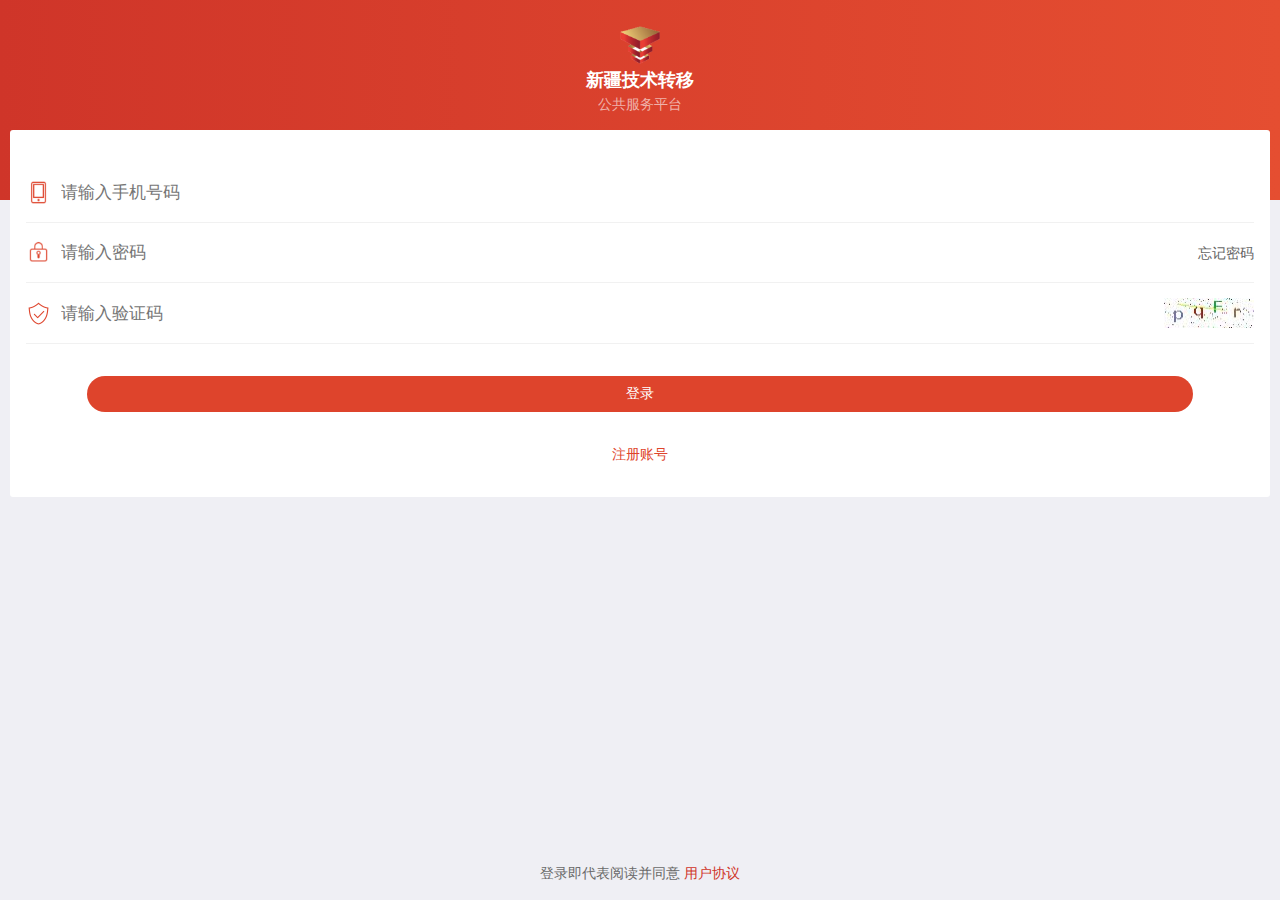
<file: login.html>
<!DOCTYPE html>
<html lang="en">
<head>
    <meta charset="UTF-8">
    <meta name="viewport" content="width=device-width, initial-scale=1.0">
    <meta name="viewport" content="width=device-width, initial-scale=1, maximum-scale=1, user-scalable=no">
    <meta name="apple-mobile-web-app-capable" content="yes">
    <meta name="apple-mobile-web-app-status-bar-style" content="black">
    <meta http-equiv="X-UA-Compatible" content="ie=edge">
    <title>登录</title>
    <link rel="stylesheet" href="./css/mui.css">
    <link rel="stylesheet" href="./css/style.css">
    <style>
    html, body {
        color: #333;
        margin: 0;
        height: 100%;
        font-family: "Myriad Set Pro","Helvetica Neue",Helvetica,Arial,Verdana,sans-serif;
        -webkit-font-smoothing: antialiased;
        -moz-osx-font-smoothing: grayscale;
        font-weight: normal;
    }
    </style>
</head>
<body>
<section class="aui-flexView">

    <section class="aui-scrollView">
        <div class="aui-jop-chang">
            <div class="login-logo"><img src="./images/index-logo.png" alt=""></div>
            <h4>新疆技术转移</h4>
            <p>公共服务平台</p>
        </div>
        <div class="aui-jop-top">
            <div class="aui-jop-top-box">
                <form action="">
                    <div class="aui-flex b-line">
                        <div class="aui-form-item">
                            <img src="images/iphone.png" alt="">
                        </div>
                        <div class="aui-flex-box">
                            <input type="number" placeholder="请输入手机号码">
                        </div>
                    </div>
                    <div class="aui-flex b-line">
                        <div class="aui-form-item">
                            <img src="images/psd.png" alt="">
                        </div>
                        <div class="aui-flex-box">
                            <input type="password" placeholder="请输入密码">
                        </div>
                        <div class="aui-psd">
                            <a class="text-danger" href="javascript:;">忘记密码</a>
                        </div>
                    </div>
                    <div class="aui-flex b-line">
                        <div class="aui-form-item">
                            <img src="images/yzm.png" alt="">
                        </div>
                        <div class="aui-flex-box">
                            <input type="number" placeholder="请输入验证码">
                        </div>
                        <div class="aui-yzm">
                            <img src="./images/authImg.jpg" alt="">
                        </div>
                    </div>
                    <div class="aui-form-button">
                        <button class="mui-btn mui-btn-danger">登录</button>
                    </div>
                    <div class="aui-register aui-register-a mui-text-center">
                        <a href="javascript:;" class="text-danger">注册账号</a>
                    </div>
                </form>
            </div>
        </div>
    </section>
    <footer class="aui-footer-link">
        <a href="javascript:;" class="aui-tabBar-item aui-tabBar-item-active">登录即代表阅读并同意 <em class="text-danger">用户协议</em></a>
    </footer>
</section>
<script src="./js/jquery-3.3.1.min.js"></script>
<script src="./js/mui.min.js"></script>
</body>
</html>
</file>
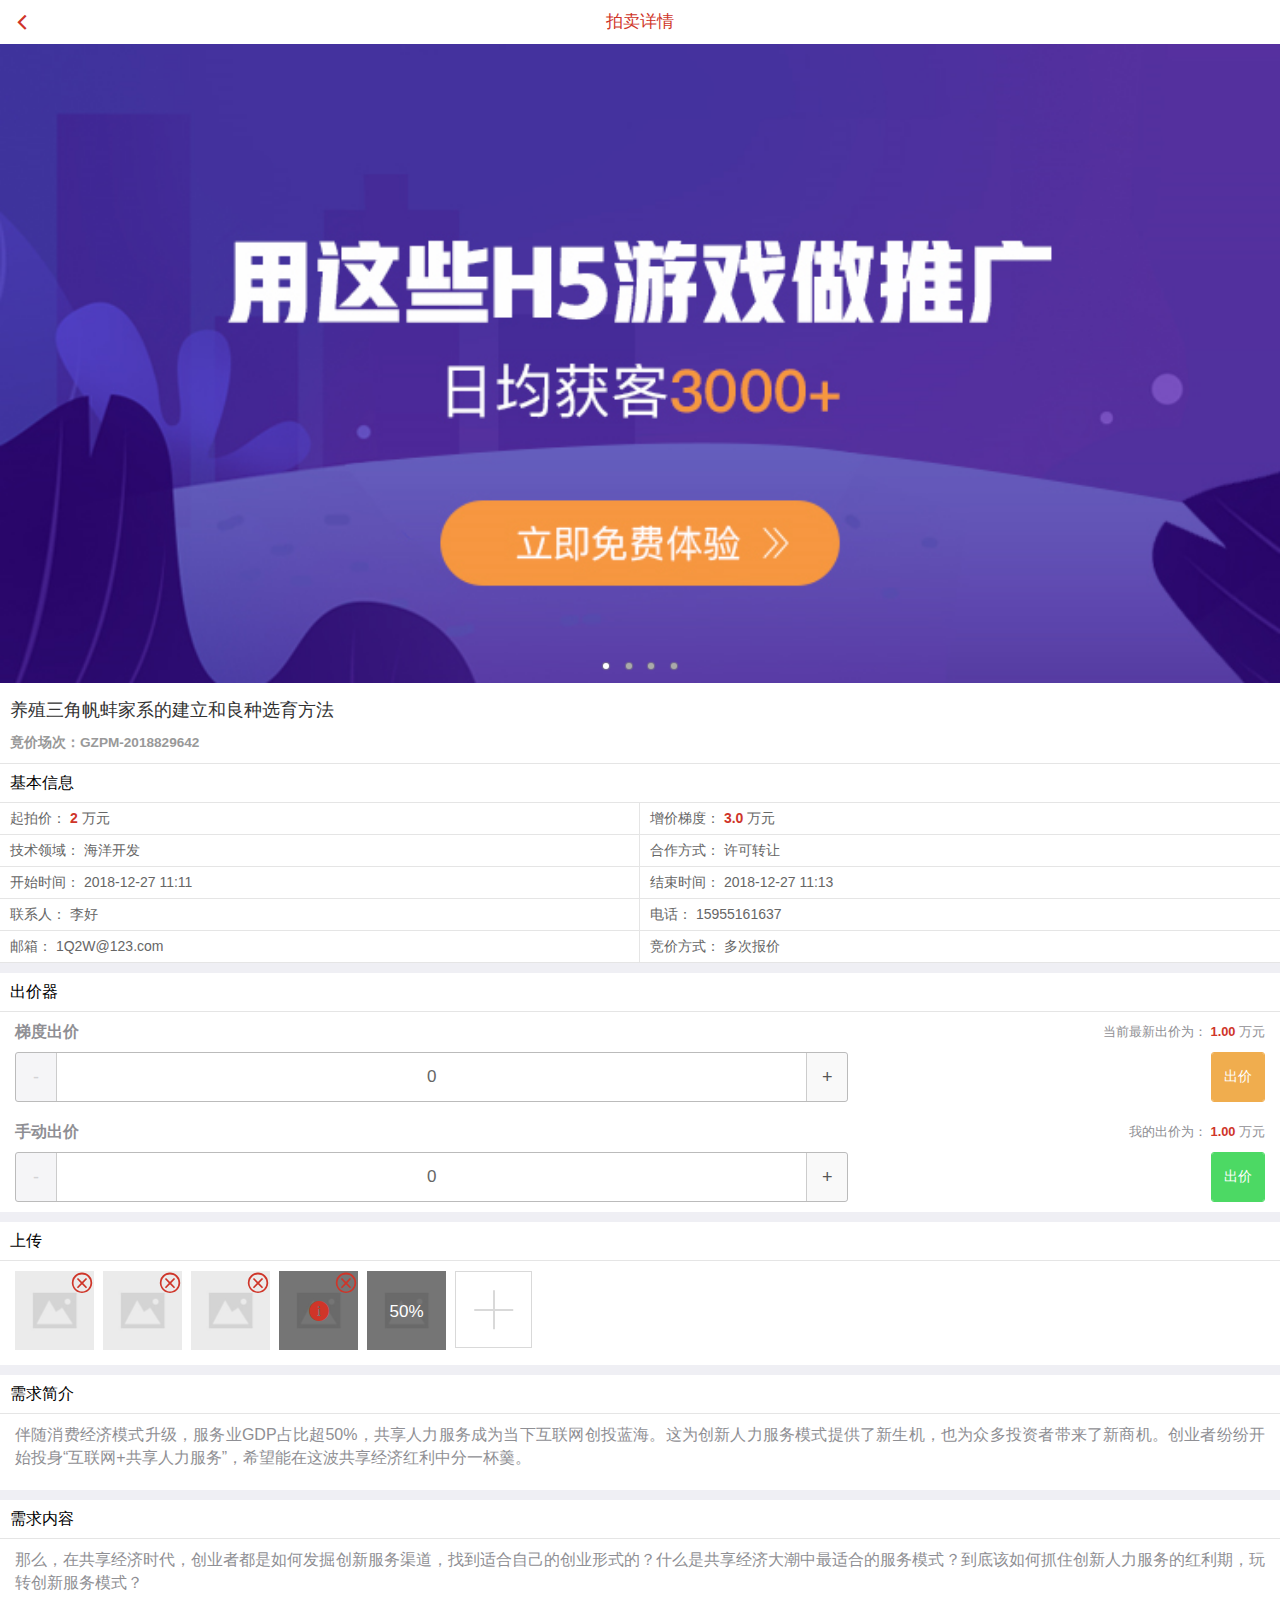
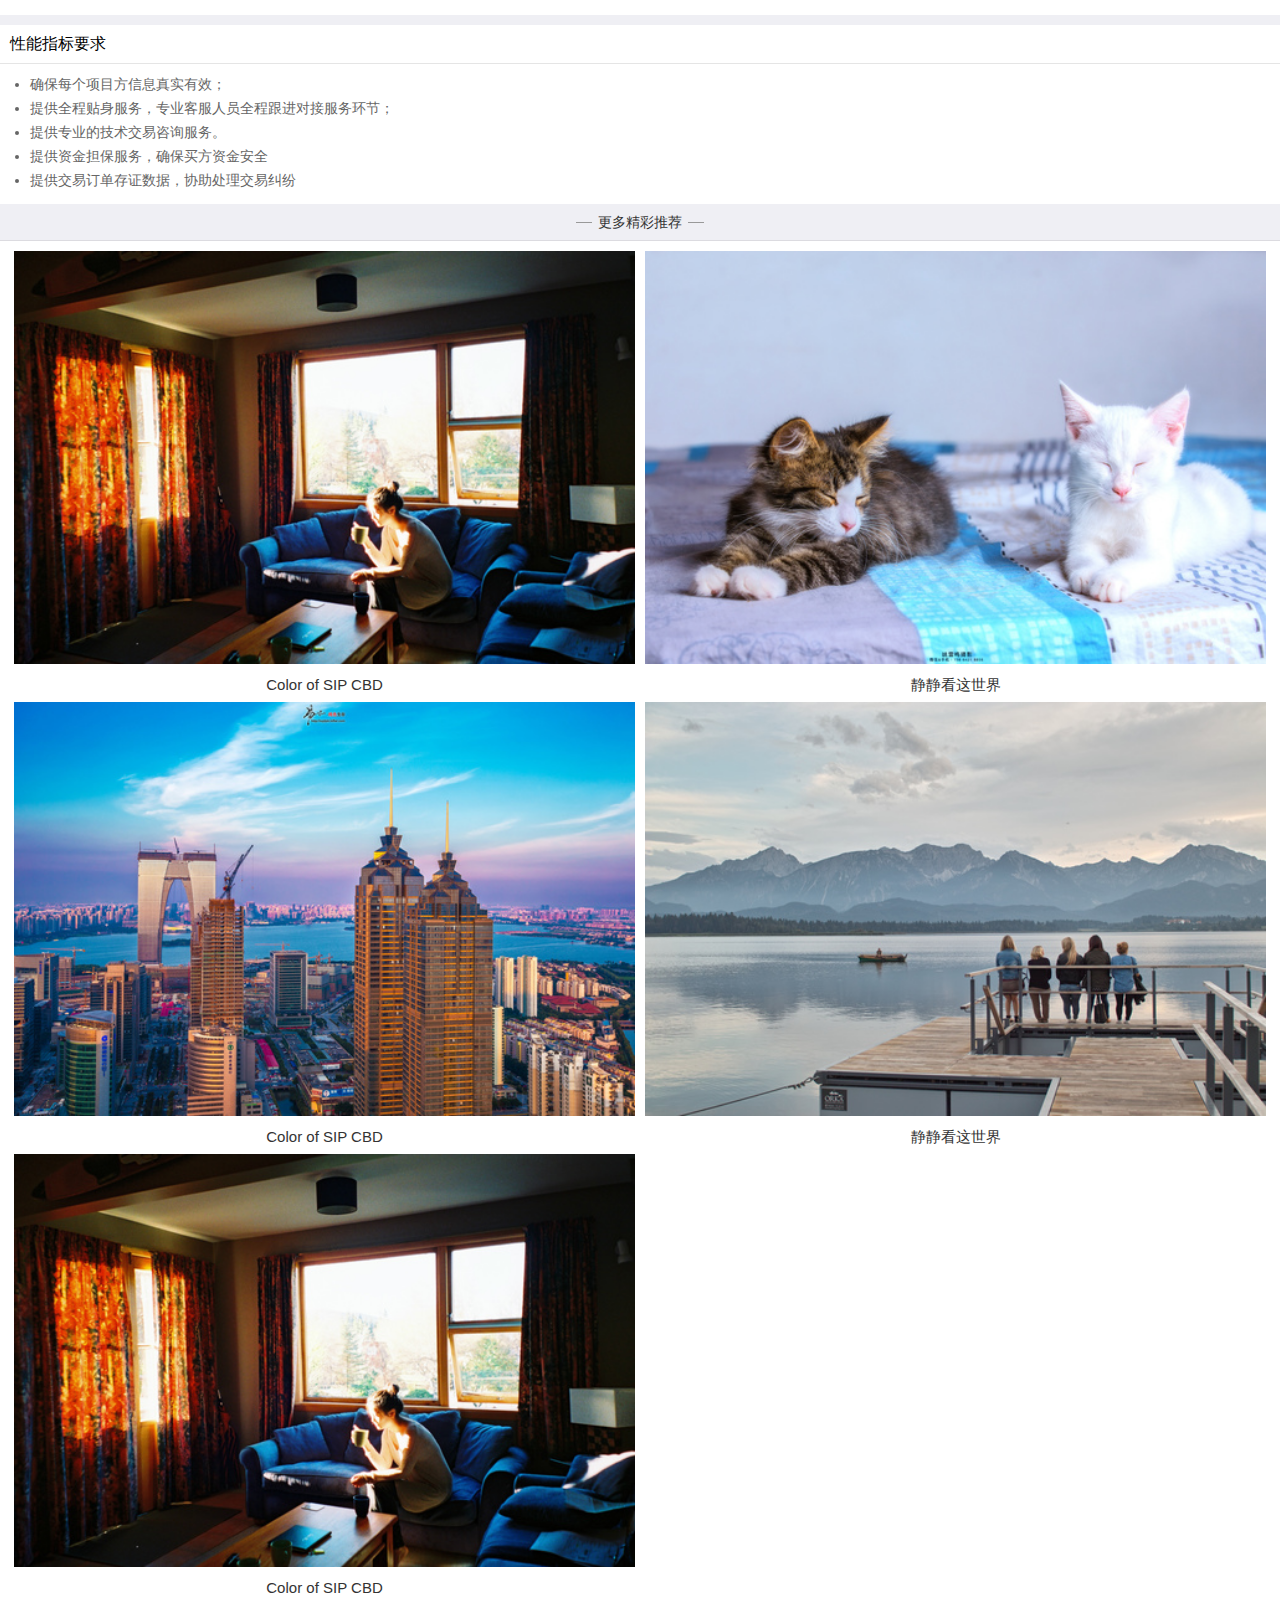
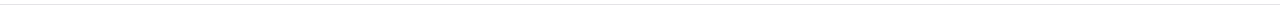
<file: paimai-detail.html>
<!DOCTYPE html>
<html lang="en">
<head>
    <meta charset="UTF-8">
    <meta name="viewport" content="width=device-width, initial-scale=1.0">
    <meta http-equiv="X-UA-Compatible" content="ie=edge">
    <title>详情1</title>
    <link rel="stylesheet" href="./css/mui.css">
    <link rel="stylesheet" href="./css/style.css">
    <style>
			html,
			body {
				background-color: #efeff4;
			}
			
			.mui-bar .mui-pull-left .mui-icon {
				padding-right: 5px;
				font-size: 28px;
			}
			
			.mui-bar .mui-btn {
				font-weight: normal;
				font-size: 17px;
			}
			
			.mui-bar .mui-btn-link {
				top: 1px;
			}
			
			.mui-content img{
				width: 100%;
			}
			
			
		</style>
</head>
<body>
    <header id="header" class="mui-bar mui-bar-transparent bar-xj-home">
        <a class="mui-action-back mui-icon mui-icon-left-nav mui-pull-left"></a>
        <h1 class="mui-title">拍卖详情</h1>
    </header>
    <!-- <nav class="mui-bar mui-bar-tab btn-bar-2">
        <a class="mui-tab-item btn-primary" href="#Popover_0">
            <i class="mui-icon mui-icon-phone"></i>在线咨询
        </a>
        <a class="mui-tab-item btn-orange" href="#Popover_2">
            <i class="mui-icon mui-icon-chatbubble"></i>接洽需求
        </a>
    </nav> -->
    <div class="mui-content">
        <!--静态图片-->
        <!-- <div class="detail-imgbox">
            <img id="img1" src="../images/Helvetica.jpg" class="">
        </div> -->
        <!--轮播图片-->
        <div id="slider" class="mui-slider" >
            <div class="mui-slider-group">
                <!-- 第一张 -->
                <div class="mui-slider-item">
                    <a href="#">
                        <img src="../images/1.jpg">
                    </a>
                </div>
                <!-- 第二张 -->
                <div class="mui-slider-item">
                    <a href="#">
                        <img src="../images/2.jpg">
                    </a>
                </div>
                <!-- 第三张 -->
                <div class="mui-slider-item">
                    <a href="#">
                        <img src="../images/3.jpg">
                    </a>
                </div>
                <!-- 第4张 -->
                <div class="mui-slider-item">
                    <a href="#">
                        <img src="../images/4.jpg">
                    </a>
                </div>
            </div>
            <div class="mui-slider-indicator">
                <em class="mui-indicator mui-active"></em>
                <em class="mui-indicator"></em>
                <em class="mui-indicator"></em>
                <em class="mui-indicator"></em>
            </div>
        </div>
        <!-- 标题 -->
        <div class="detail-info bgf">
            <h1>养殖三角帆蚌家系的建立和良种选育方法</h1>
            <small><strong>竟价场次：GZPM-2018829642</strong></small>
        </div>
        <!-- 类型 -->
        <div class="info-table bgf">
            <div class="title">基本信息</div>
            <ul class="mui-row">
                <li class="mui-col-xs-6 mui-ellipsis">
                    <span class="label">起拍价：</span>
                    <span class="con"><strong class="text-danger">2</strong> 万元</span>
                </li>
                <li class="mui-col-xs-6 mui-ellipsis">
                    <span class="label">增价梯度：</span>
                    <span class="con"><strong class="text-danger">3.0</strong> 万元</span>
                </li>
                <li class="mui-col-xs-6 mui-ellipsis">
                    <span class="label">技术领域：</span>
                    <span class="con">海洋开发</span>
                </li>
                <li class="mui-col-xs-6 mui-ellipsis">
                    <span class="label">合作方式：</span>
                    <span class="con">许可转让</span>
                </li>
                <li class="mui-col-xs-6 mui-ellipsis">
                    <span class="label">开始时间：</span>
                    <span class="con">2018-12-27 11:11</span>
                </li>
                <li class="mui-col-xs-6 mui-ellipsis">
                    <span class="label">结束时间：</span>
                    <span class="con">2018-12-27 11:13</span>
                </li>
                <li class="mui-col-xs-6 mui-ellipsis">
                    <span class="label">联系人：</span>
                    <span class="con">李好</span>
                </li>
                <li class="mui-col-xs-6 mui-ellipsis">
                    <span class="label">电话：</span>
                    <span class="con">15955161637</span>
                </li>
                <li class="mui-col-xs-6 mui-ellipsis">
                    <span class="label">邮箱：</span>
                    <span class="con">1Q2W@123.com</span>
                </li>
                <li class="mui-col-xs-6 mui-ellipsis">
                    <span class="label">竞价方式：</span>
                    <span class="con">多次报价</span>
                </li>
            </ul>
        </div>
        <!-- 出价器 -->
        <div class="info-table bgf mt10">
            <div class="title">出价器</div>
            <div class="activity-center">
                <div class="mui-row">
                    <p style="line-height: 20px; height: 20px;">
                        <strong>梯度出价</strong>
                        <small class="mui-pull-right">当前最新出价为： <strong class="text-danger">1.00</strong> 万元</small>
                    </p>
                    <div class="mui-col-xs-8">
                        <div class="mui-numbox" data-numbox-min='0'  data-numbox-step='100' style="width: 100%;height: 50px;box-sizing: border-box">
                            <button class="mui-btn-numbox-minus" type="button">-</button>
                            <input class="mui-input-numbox" type="number">
                            <button class="mui-btn-numbox-plus" type="button">+</button>
                        </div>
                    </div>
                    <div class="mui-col-xs-4 mui-text-right">
                        <button class="mui-btn mui-btn-warning" style="height: 50px;">出价</button>
                    </div>
                </div>
                <div class="mui-row mt20">
                    <p style="line-height: 20px; height: 20px;">
                        <strong>手动出价</strong>
                        <small class="mui-pull-right">我的出价为： <strong class="text-danger">1.00</strong> 万元</small>
                    </p>
                    <div class="mui-col-xs-8">
                        <div class="mui-numbox" data-numbox-min='0'  data-numbox-step='100' style="width: 100%;height: 50px;box-sizing: border-box">
                            <button class="mui-btn-numbox-minus" type="button">-</button>
                            <input class="mui-input-numbox" type="number">
                            <button class="mui-btn-numbox-plus" type="button">+</button>
                        </div>
                    </div>
                    <div class="mui-col-xs-4 mui-text-right">
                        <button class="mui-btn mui-btn-success" style="height: 50px;">出价</button>
                    </div>
                </div>
            </div>
        </div>
        <!-- 上传 -->
        <div class="info-table bgf mt10">
            <div class="title">上传</div>
            <div class="activity-center">
                <div class="weui-uploader__bd">
                    <ul class="weui-uploader__files" id="uploaderFiles">
                        <li class="weui-uploader__file">
                            <img src="./images/pic-160.jpg" alt="">
                            <a href="#" class="del"><i class="mui-icon mui-icon-close text-danger"></i></a>
                        </li>
                        <li class="weui-uploader__file">
                            <img src="./images/pic-160.jpg" alt="">
                            <a href="#" class="del"><i class="mui-icon mui-icon-close text-danger"></i></a>
                        </li>
                        <li class="weui-uploader__file">
                            <img src="./images/pic-160.jpg" alt="">
                            <a href="#" class="del"><i class="mui-icon mui-icon-close text-danger"></i></a>
                        </li>
                        <li class="weui-uploader__file weui-uploader__file_status">
                            <img src="./images/pic-160.jpg" alt="">
                            <div class="weui-uploader__file-content">
                                <i class="mui-icon mui-icon-info-filled text-danger"></i>
                            </div>
                            <a href="#" class="del"><i class="mui-icon mui-icon-close text-danger"></i></a>
                        </li>
                        <li class="weui-uploader__file weui-uploader__file_status">
                            <img src="./images/pic-160.jpg" alt="">
                            <div class="weui-uploader__file-content">50%</div>
                        </li>
                    </ul>
                    <div class="weui-uploader__input-box">
                        <input id="uploaderInput" class="weui-uploader__input" type="file" accept="image/*" multiple="">
                    </div>
                </div>
            </div>
        </div>
        <!-- 需求简介 -->
        <div class="info-table bgf mt10">
            <div class="title">需求简介</div>
            <div class="activity-center">
                <p>伴随消费经济模式升级，服务业GDP占比超50%，共享人力服务成为当下互联网创投蓝海。这为创新人力服务模式提供了新生机，也为众多投资者带来了新商机。创业者纷纷开始投身“互联网+共享人力服务”，希望能在这波共享经济红利中分一杯羹。</p>
            </div>
        </div>
        <!-- 需求内容 -->
        <div class="info-table bgf mt10">
            <div class="title">需求内容</div>
            <div class="activity-center">
                <p>那么，在共享经济时代，创业者都是如何发掘创新服务渠道，找到适合自己的创业形式的？什么是共享经济大潮中最适合的服务模式？到底该如何抓住创新人力服务的红利期，玩转创新服务模式？</p>
            </div>
        </div>

        <!-- 性能指标要求 -->
        <div class="info-table bgf mt10">
            <div class="title">性能指标要求</div>
            <div class="activity-center">
                <ol>
                    <li>确保每个项目方信息真实有效；</li>
                    <li>提供全程贴身服务，专业客服人员全程跟进对接服务环节；</li>
                    <li>提供专业的技术交易咨询服务。</li>
                    <li>提供资金担保服务，确保买方资金安全</li>
                    <li>提供交易订单存证数据，协助处理交易纠纷</li>                    
                </ol>
            </div>
        </div>
        <div class="substance-more-activit-title flex">
            <span class="title-line"></span>
            <p class="list-title">更多精彩推荐</p>
            <span class="title-line"></span>
        </div>
        <!-- 推荐 -->
        <div class="bgf home-list-item recommend-img-list">
            <ul class="mui-table-view mui-grid-view">
                <li class="mui-table-view-cell mui-media mui-col-xs-6">
                    <a href="#"><img class="mui-media-object" src="../images/muwu.jpg">
                        <div class="mui-media-body">Color of SIP CBD</div>
                    </a>
                </li>
                <li class="mui-table-view-cell mui-media mui-col-xs-6">
                    <a href="#">
                        <img class="mui-media-object" src="../images/shuijiao.jpg">
                        <div class="mui-media-body">静静看这世界</div>
                    </a>
                </li>
                <li class="mui-table-view-cell mui-media mui-col-xs-6">
                    <a href="#"><img class="mui-media-object" src="../images/cbd.jpg">
                        <div class="mui-media-body">Color of SIP CBD</div>
                    </a>
                </li>
                <li class="mui-table-view-cell mui-media mui-col-xs-6">
                    <a href="#">
                        <img class="mui-media-object" src="../images/yuantiao.jpg">
                        <div class="mui-media-body">静静看这世界</div>
                    </a>
                </li>
                <li class="mui-table-view-cell mui-media mui-col-xs-6">
                    <a href="#"><img class="mui-media-object" src="../images/muwu.jpg">
                        <div class="mui-media-body">Color of SIP CBD</div>
                    </a>
                </li>
            </ul>
        </div>
    </div>
    <script src="./js/mui.min.js"></script>
</body>
</html>
</file>
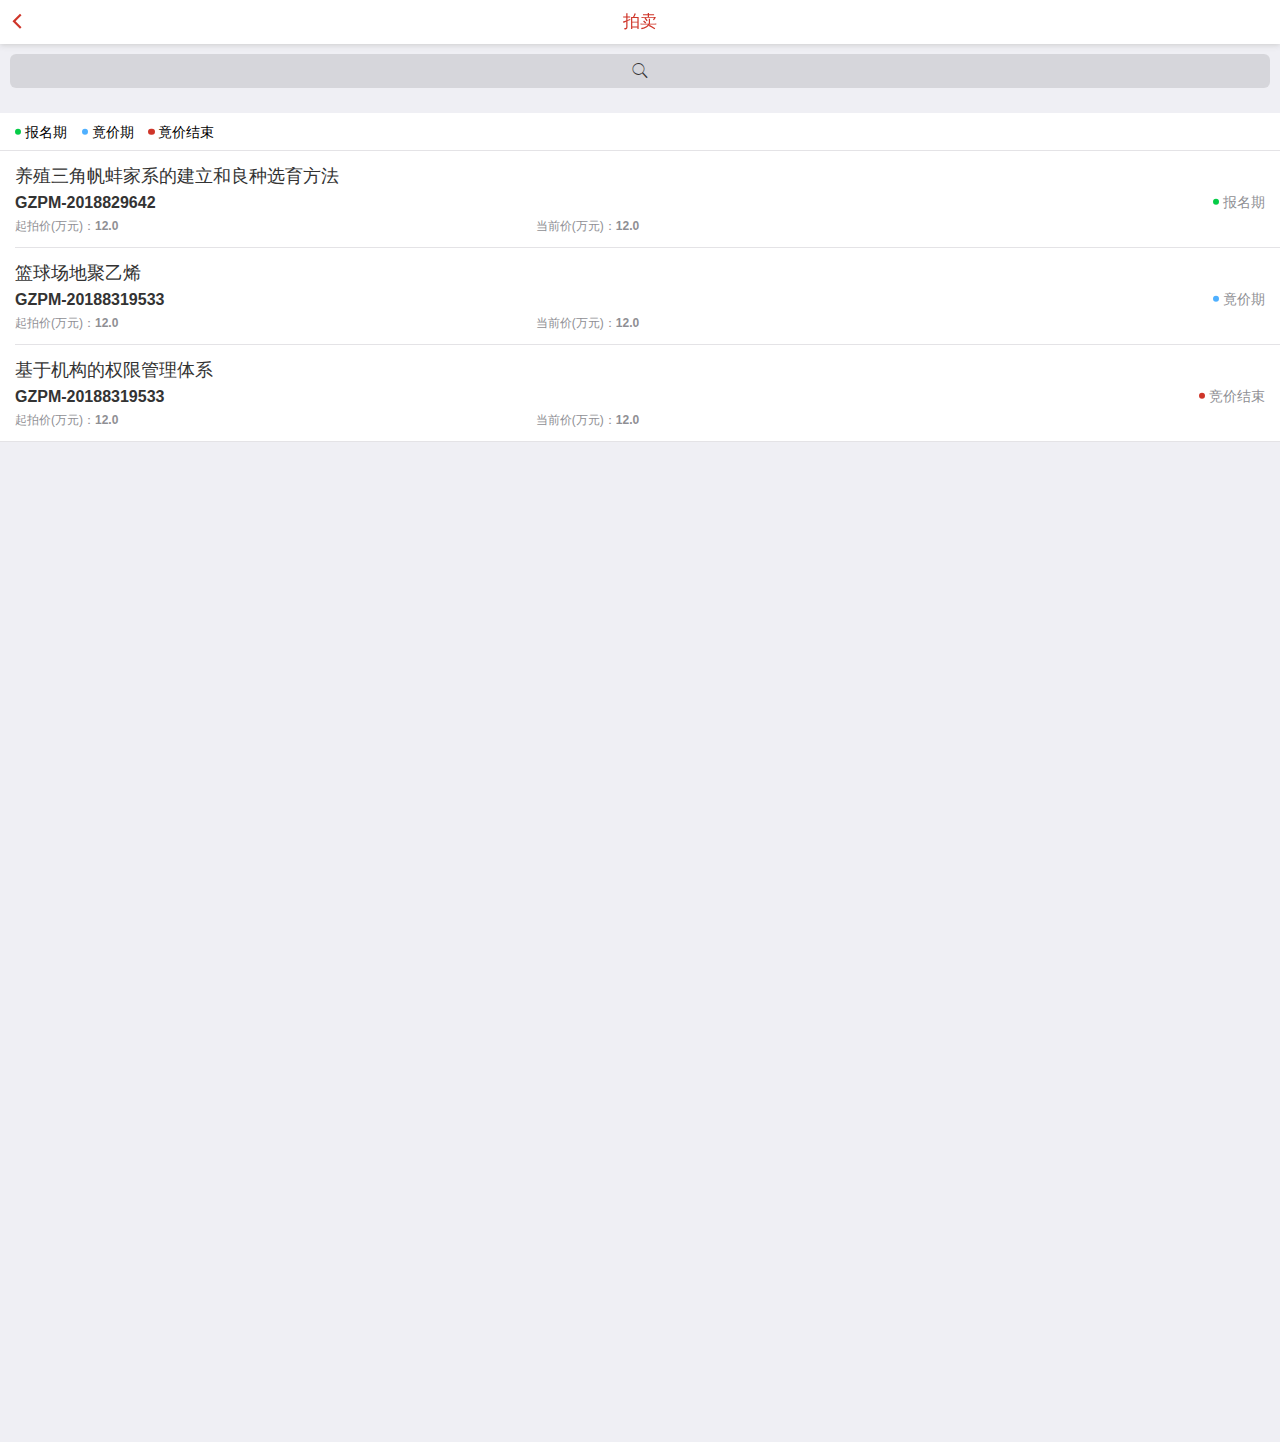
<file: paimai.html>
<!DOCTYPE html>
<html lang="en">
<head>
    <meta charset="UTF-8">
    <meta name="viewport" content="width=device-width, initial-scale=1.0">
    <meta name="viewport" content="width=device-width, initial-scale=1, maximum-scale=1, user-scalable=no">
    <meta name="apple-mobile-web-app-capable" content="yes">
    <meta name="apple-mobile-web-app-status-bar-style" content="black">
    <meta http-equiv="X-UA-Compatible" content="ie=edge">
    <title>拍卖</title>
    <link rel="stylesheet" href="./css/mui.css">
    <link rel="stylesheet" href="./css/style.css">
</head>
<body>
<header id="header" class="mui-bar mui-bar-nav bar-xj-home">
    <h1 class="mui-title">拍卖</h1>
    <a class="mui-btn mui-btn-blue mui-btn-link mui-btn-nav mui-pull-left" href="./index.html">
		<span class="mui-icon mui-icon-left-nav"></span>
	</a>
	<!-- <a class="mui-icon mui-icon-bars mui-pull-right"></a> -->
</header>
<div class="mui-content">
    <div class="mui-content-padded">
        <div class="mui-input-row mui-search">
            <input type="search" class="mui-input-clear" placeholder="">
        </div>
    </div>
    <!-- sss -->
    <div class="bgf home-list-item paimai-wrapper" style="margin-top: 10px">
        <div class="status-con">
            <span class="status green">报名期</span>
            <span class="status blue">竟价期</span>
            <span class="status red">竟价结束</span>
        </div>
        <ul class="mui-table-view mui-table-view-striped mui-table-view-condensed paimai-list">
            <li class="mui-table-view-cell">
                <div class="mui-table">
                    <a class="mui-table-cell" href="./paimai-detail.html">
                        <h4 class="title mui-ellipsis">养殖三角帆蚌家系的建立和良种选育方法</h4>
                        <div class="mui-row">
                            <h5 class="mui-col-xs-8 title-No">GZPM-2018829642</h5>
                            <h5 class="mui-col-xs-4 mui-text-right">
                                <span class="status green">报名期</span>
                            </h5>
                        </div>
                        <div class="mui-row">
                            <!-- <p class="mui-col-xs-3 mui-h6 mui-ellipsis">海洋开发</p> -->
                            <p class="mui-col-xs-5 mui-h6 mui-ellipsis">起拍价(万元)：<strong>12.0</strong></p>
                            <p class="mui-col-xs-5 mui-h6 mui-ellipsis">当前价(万元)：<strong>12.0</strong></p>
                        </div>
                        
                    </a>
                </div>
            </li>
            <li class="mui-table-view-cell">
                <div class="mui-table">
                    <div class="mui-table-cell">
                        <h4 class="title mui-ellipsis">篮球场地聚乙烯</h4>
                        <div class="mui-row">
                            <h5 class="mui-col-xs-8 title-No">GZPM-20188319533</h5>
                            <h5 class="mui-col-xs-4 mui-text-right">
                                <span class="status blue">竟价期</span>
                            </h5>
                        </div>
                        <div class="mui-row">
                            <!-- <p class="mui-col-xs-3 mui-h6 mui-ellipsis">海洋开发</p> -->
                            <p class="mui-col-xs-5 mui-h6 mui-ellipsis">起拍价(万元)：<strong>12.0</strong></p>
                            <p class="mui-col-xs-5 mui-h6 mui-ellipsis">当前价(万元)：<strong>12.0</strong></p>
                        </div>
                        
                    </div>
                </div>
            </li>
            <li class="mui-table-view-cell">
                <div class="mui-table">
                    <div class="mui-table-cell">
                        <h4 class="title mui-ellipsis">基于机构的权限管理体系</h4>
                        <div class="mui-row">
                            <h5 class="mui-col-xs-8 title-No">GZPM-20188319533</h5>
                            <h5 class="mui-col-xs-4 mui-text-right">
                                <span class="status red">竞价结束</span>
                            </h5>
                        </div>
                        <div class="mui-row">
                            <!-- <p class="mui-col-xs-3 mui-h6 mui-ellipsis">海洋开发</p> -->
                            <p class="mui-col-xs-5 mui-h6 mui-ellipsis">起拍价(万元)：<strong>12.0</strong></p>
                            <p class="mui-col-xs-5 mui-h6 mui-ellipsis">当前价(万元)：<strong>12.0</strong></p>
                        </div>
                        
                    </div>
                </div>
            </li>

        </ul>
    </div>
    <!-- ssss -->
    <div style="height: 1000px"></div>
</div>
<script src="./js/jquery-3.3.1.min.js"></script>
<script src="./js/mui.min.js"></script>
</body>
</html>
</file>
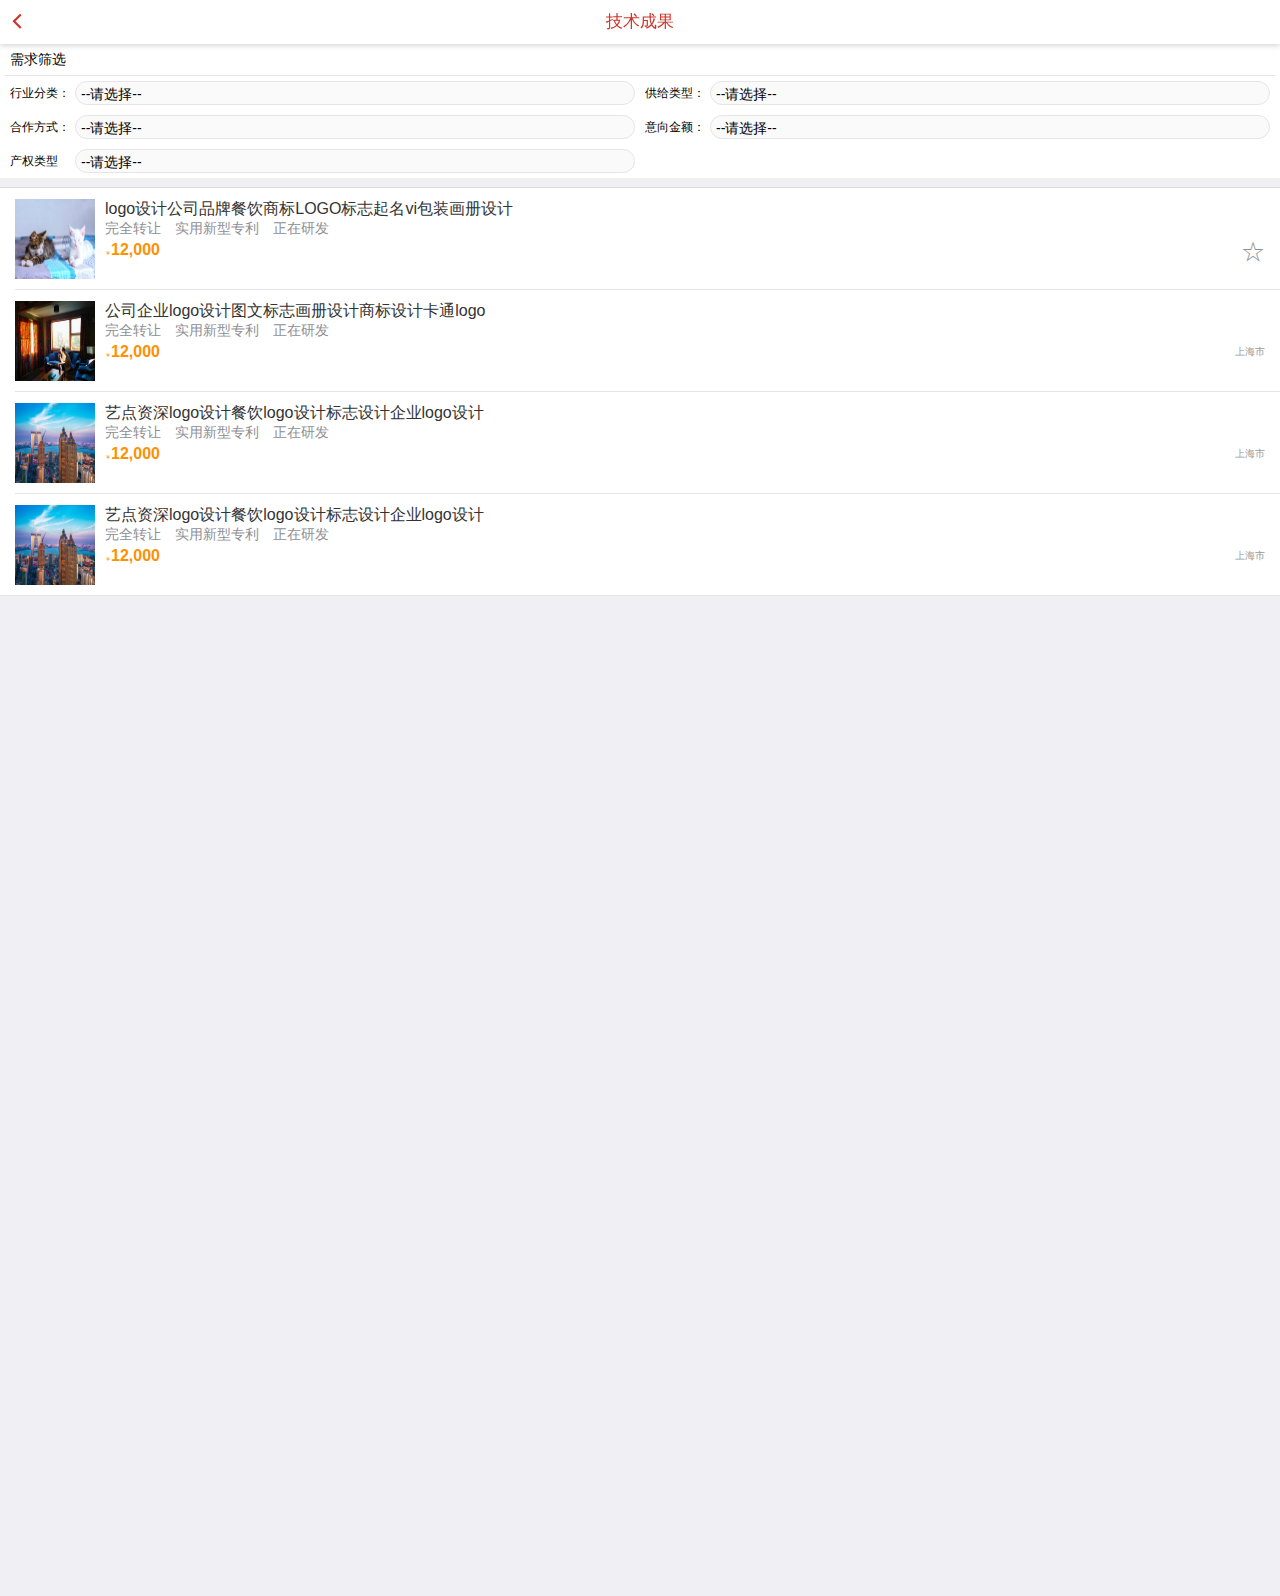
<file: technology.html>
<!DOCTYPE html>
<html lang="en">
<head>
  <meta charset="UTF-8">
  <meta name="viewport" content="width=device-width, initial-scale=1.0">
  <meta name="viewport" content="width=device-width, initial-scale=1, maximum-scale=1, user-scalable=no">
  <meta name="apple-mobile-web-app-capable" content="yes">
  <meta name="apple-mobile-web-app-status-bar-style" content="black">
  <meta http-equiv="X-UA-Compatible" content="ie=edge">
  <title>技术成果</title>
  <link rel="stylesheet" href="./css/mui.css">
  <link rel="stylesheet" href="./css/style.css">
</head>
<body>
<header id="header" class="mui-bar mui-bar-nav bar-xj-home">
  <h1 class="mui-title">技术成果</h1>
  <a class="mui-btn mui-btn-blue mui-btn-link mui-btn-nav mui-pull-left" href="./index.html">
		<span class="mui-icon mui-icon-left-nav"></span>
	</a>
	<!-- <a class="mui-icon mui-icon-bars mui-pull-right"></a> -->
</header>
<div class="mui-content">
  <div class="pro_filter_more">
    <div class="title">需求筛选</div>
    <ul class="mui-row">
      <li class="mui-col-xs-6">
        <label for="">行业分类：</label>
        <select name="" id="" class="select-box">
          <option value="1">--请选择--</option>
          <option value="1">asdfasdfa</option>
          <option value="1">asdfasdfa</option>
          <option value="1">asdfasdfa</option>
          <option value="1">asdfasdfa</option>
          <option value="1">asdfasdfa</option>
        </select>
      </li>
      <li class="mui-col-xs-6">
        <label for="">供给类型：</label>
        <select name="" id="" class="select-box">
          <option value="1">--请选择--</option>
          <option value="1">asdfasdfa</option>
          <option value="1">asdfasdfa</option>
          <option value="1">asdfasdfa</option>
          <option value="1">asdfasdfa</option>
          <option value="1">asdfasdfa</option>
        </select>
      </li>
      <li class="mui-col-xs-6">
        <label for="">合作方式：</label>
        <select name="" id="" class="select-box">
          <option value="1">--请选择--</option>
          <option value="1">asdfasdfa</option>
          <option value="1">asdfasdfa</option>
          <option value="1">asdfasdfa</option>
          <option value="1">asdfasdfa</option>
          <option value="1">asdfasdfa</option>
        </select>
      </li>
      <li class="mui-col-xs-6">
        <label for="">意向金额：</label>
        <select name="" id="" class="select-box">
          <option value="1">--请选择--</option>
          <option value="1">asdfasdfa</option>
          <option value="1">asdfasdfa</option>
          <option value="1">asdfasdfa</option>
          <option value="1">asdfasdfa</option>
          <option value="1">asdfasdfa</option>
        </select>
      </li>
      <li class="mui-col-xs-6">
        <label for="">产权类型</label>
        <select name="" id="" class="select-box">
          <option value="1">--请选择--</option>
          <option value="1">asdfasdfa</option>
          <option value="1">asdfasdfa</option>
          <option value="1">asdfasdfa</option>
          <option value="1">asdfasdfa</option>
          <option value="1">asdfasdfa</option>
        </select>
      </li>
    </ul>
  </div>
  <!-- sss -->
  <div class="bgf home-list-item" style="margin-top: 10px">
    <ul class="mui-table-view">
      <li class="mui-table-view-cell mui-media mui-media-large">
        <div>
          <a href="./detail.html">
            <img class="mui-media-object mui-pull-left" src="./images/shuijiao.jpg">
          </a>
          <div class="mui-media-body">
            <a href="./detail.html" class="name">logo设计公司品牌餐饮商标LOGO标志起名vi包装画册设计</a>
            <p class='mui-ellipsis des'>
              <span>完全转让</span>
              <span>实用新型专利</span>
              <span>正在研发</span>
            </p>
            <P class="info mui-clearfix">
              <span class="mui-pull-left price">￥<strong>12,000</strong></span>
              <span class="mui-pull-right collect">
                <i class="mui-icon mui-icon-star"></i>
              </span>
            </P>
          </div>
        </div>
      </li>
      <li class="mui-table-view-cell mui-media mui-media-large">
        <a href="javascript:;">
          <img class="mui-media-object mui-pull-left" src="./images/muwu.jpg">
          <div class="mui-media-body">
            <h2 class="name">公司企业logo设计图文标志画册设计商标设计卡通logo</h2>
            <p class='mui-ellipsis des'>
              <span>完全转让</span>
              <span>实用新型专利</span>
              <span>正在研发</span>
            </p>
            <P class="info">
              <span class="mui-pull-left price">￥<strong>12,000</strong></span>
              <span class="mui-pull-right city">上海市</span>
            </P>
          </div>
        </a>
      </li>
      <li class="mui-table-view-cell mui-media mui-media-large">
        <a href="javascript:;">
          <img class="mui-media-object mui-pull-left" src="./images/cbd.jpg">
          <div class="mui-media-body">
            <h2 class="name">艺点资深logo设计餐饮logo设计标志设计企业logo设计</h2>
            <p class='mui-ellipsis des'>
              <span>完全转让</span>
              <span>实用新型专利</span>
              <span>正在研发</span>
            </p>
            <P class="info">
              <span class="mui-pull-left price">￥<strong>12,000</strong></span>
              <span class="mui-pull-right city">上海市</span>
            </P>
          </div>
        </a>
      </li>
      <li class="mui-table-view-cell mui-media mui-media-large">
        <a href="javascript:;">
          <img class="mui-media-object mui-pull-left" src="./images/cbd.jpg">
          <div class="mui-media-body">
            <h2 class="name">艺点资深logo设计餐饮logo设计标志设计企业logo设计</h2>
            <p class='mui-ellipsis des'>
              <span>完全转让</span>
              <span>实用新型专利</span>
              <span>正在研发</span>
            </p>
            <P class="info">
              <span class="mui-pull-left price">￥<strong>12,000</strong></span>
              <span class="mui-pull-right city">上海市</span>
            </P>
          </div>
        </a>
      </li>

    </ul>
  </div>
  <!-- ssss -->
  <div style="height: 1000px"></div>
</div>
<script src="./js/jquery-3.3.1.min.js"></script>
<script src="./js/mui.min.js"></script>
</body>
</html>
</file>
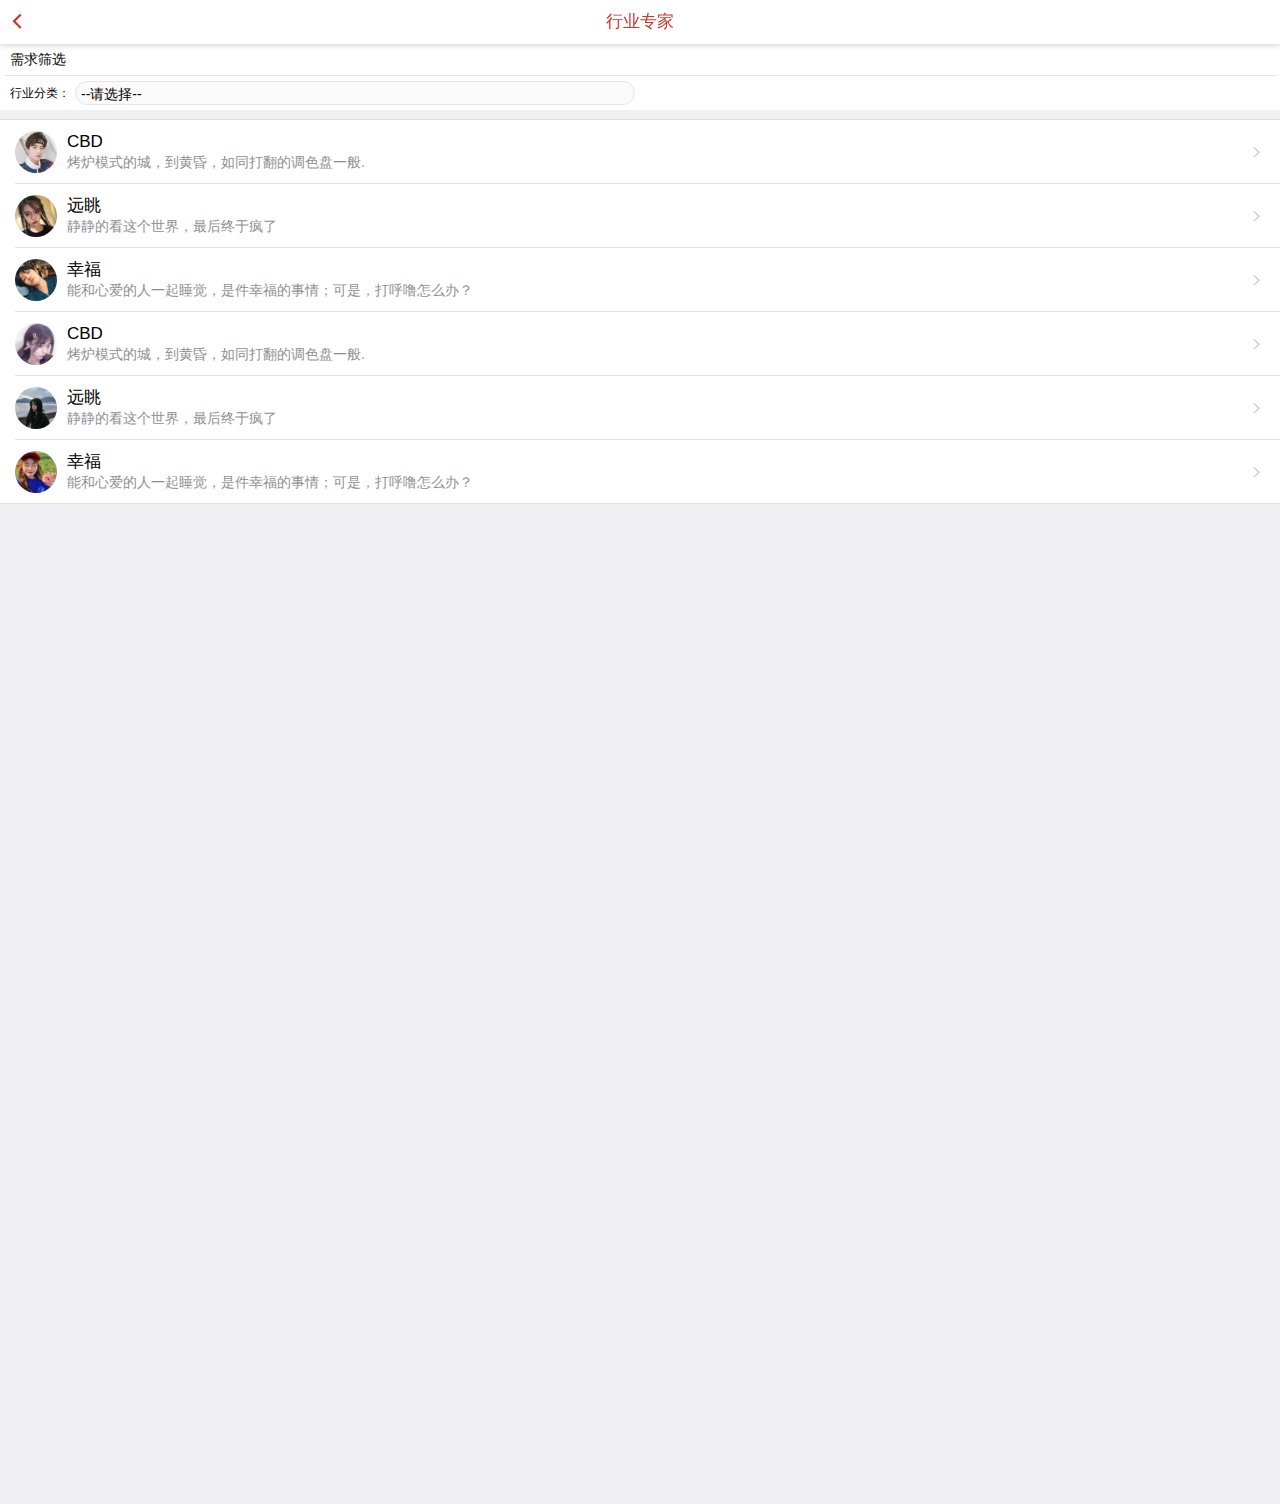
<file: zhuanjia.html>
<!DOCTYPE html>
<html lang="en">
<head>
  <meta charset="UTF-8">
  <meta name="viewport" content="width=device-width, initial-scale=1.0">
  <meta name="viewport" content="width=device-width, initial-scale=1, maximum-scale=1, user-scalable=no">
  <meta name="apple-mobile-web-app-capable" content="yes">
  <meta name="apple-mobile-web-app-status-bar-style" content="black">
  <meta http-equiv="X-UA-Compatible" content="ie=edge">
  <title>技术成果</title>
  <link rel="stylesheet" href="./css/mui.css">
  <link rel="stylesheet" href="./css/style.css">
</head>
<body>
<header id="header" class="mui-bar mui-bar-nav bar-xj-home">
  <h1 class="mui-title">行业专家</h1>
  <a class="mui-btn mui-btn-blue mui-btn-link mui-btn-nav mui-pull-left" href="./index.html">
		<span class="mui-icon mui-icon-left-nav"></span>
	</a>
	<!-- <a class="mui-icon mui-icon-bars mui-pull-right"></a> -->
</header>
<div class="mui-content">
    <div class="pro_filter_more">
        <div class="title">需求筛选</div>
        <ul class="mui-row">
            <li class="mui-col-xs-6">
                <label for="">行业分类：</label>
                <select name="" id="" class="select-box">
                <option value="1">--请选择--</option>
                <option value="1">asdfasdfa</option>
                <option value="1">asdfasdfa</option>
                <option value="1">asdfasdfa</option>
                <option value="1">asdfasdfa</option>
                <option value="1">asdfasdfa</option>
                </select>
            </li>
        </ul>
    </div>
    <!-- sss -->
    <div class="bgf home-list-item" style="margin-top: 10px">
        <ul class="mui-table-view mui-table-view-chevron">
            <li class="mui-table-view-cell mui-media">
                <a class="mui-navigate-right" href="./zhuanjie-detail.html">
                    <img class="mui-media-object mui-pull-left avatar" src="../images/a1.jpg">
                    <div class="mui-media-body">
                        CBD
                        <p class="mui-ellipsis">烤炉模式的城，到黄昏，如同打翻的调色盘一般.</p>
                    </div>
                </a>
            </li>
            <li class="mui-table-view-cell mui-media">
                <a class="mui-navigate-right" href="./zhuanjie-detail.html">
                    <img class="mui-media-object mui-pull-left avatar" src="../images/a2.jpg">
                    <div class="mui-media-body">
                        远眺
                        <p class="mui-ellipsis">静静的看这个世界，最后终于疯了</p>
                    </div>
                </a>
            </li>
            <li class="mui-table-view-cell mui-media">
                <a class="mui-navigate-right" href="./zhuanjie-detail.html">
                    <img class="mui-media-object mui-pull-left avatar" src="../images/a3.jpg">
                    <div class="mui-media-body">
                        幸福
                        <p class="mui-ellipsis">能和心爱的人一起睡觉，是件幸福的事情；可是，打呼噜怎么办？</p>
                    </div>
                </a>
            </li>
            <li class="mui-table-view-cell mui-media">
                <a class="mui-navigate-right" href="./zhuanjie-detail.html">
                    <img class="mui-media-object mui-pull-left avatar" src="../images/a4.jpeg">
                    <div class="mui-media-body">
                        CBD
                        <p class="mui-ellipsis">烤炉模式的城，到黄昏，如同打翻的调色盘一般.</p>
                    </div>
                </a>
            </li>
            <li class="mui-table-view-cell mui-media">
                <a class="mui-navigate-right" href="./zhuanjie-detail.html">
                    <img class="mui-media-object mui-pull-left avatar" src="../images/a5.jpg">
                    <div class="mui-media-body">
                        远眺
                        <p class="mui-ellipsis">静静的看这个世界，最后终于疯了</p>
                    </div>
                </a>
            </li>
            <li class="mui-table-view-cell mui-media">
                <a class="mui-navigate-right" href="./zhuanjie-detail.html">
                    <img class="mui-media-object mui-pull-left avatar" src="../images/a6.jpeg">
                    <div class="mui-media-body">
                        幸福
                        <p class="mui-ellipsis">能和心爱的人一起睡觉，是件幸福的事情；可是，打呼噜怎么办？</p>
                    </div>
                </a>
            </li>
        </ul>
    </div>
    <!-- ssss -->
    <div style="height: 1000px"></div>
</div>
</body>
</html>
</file>
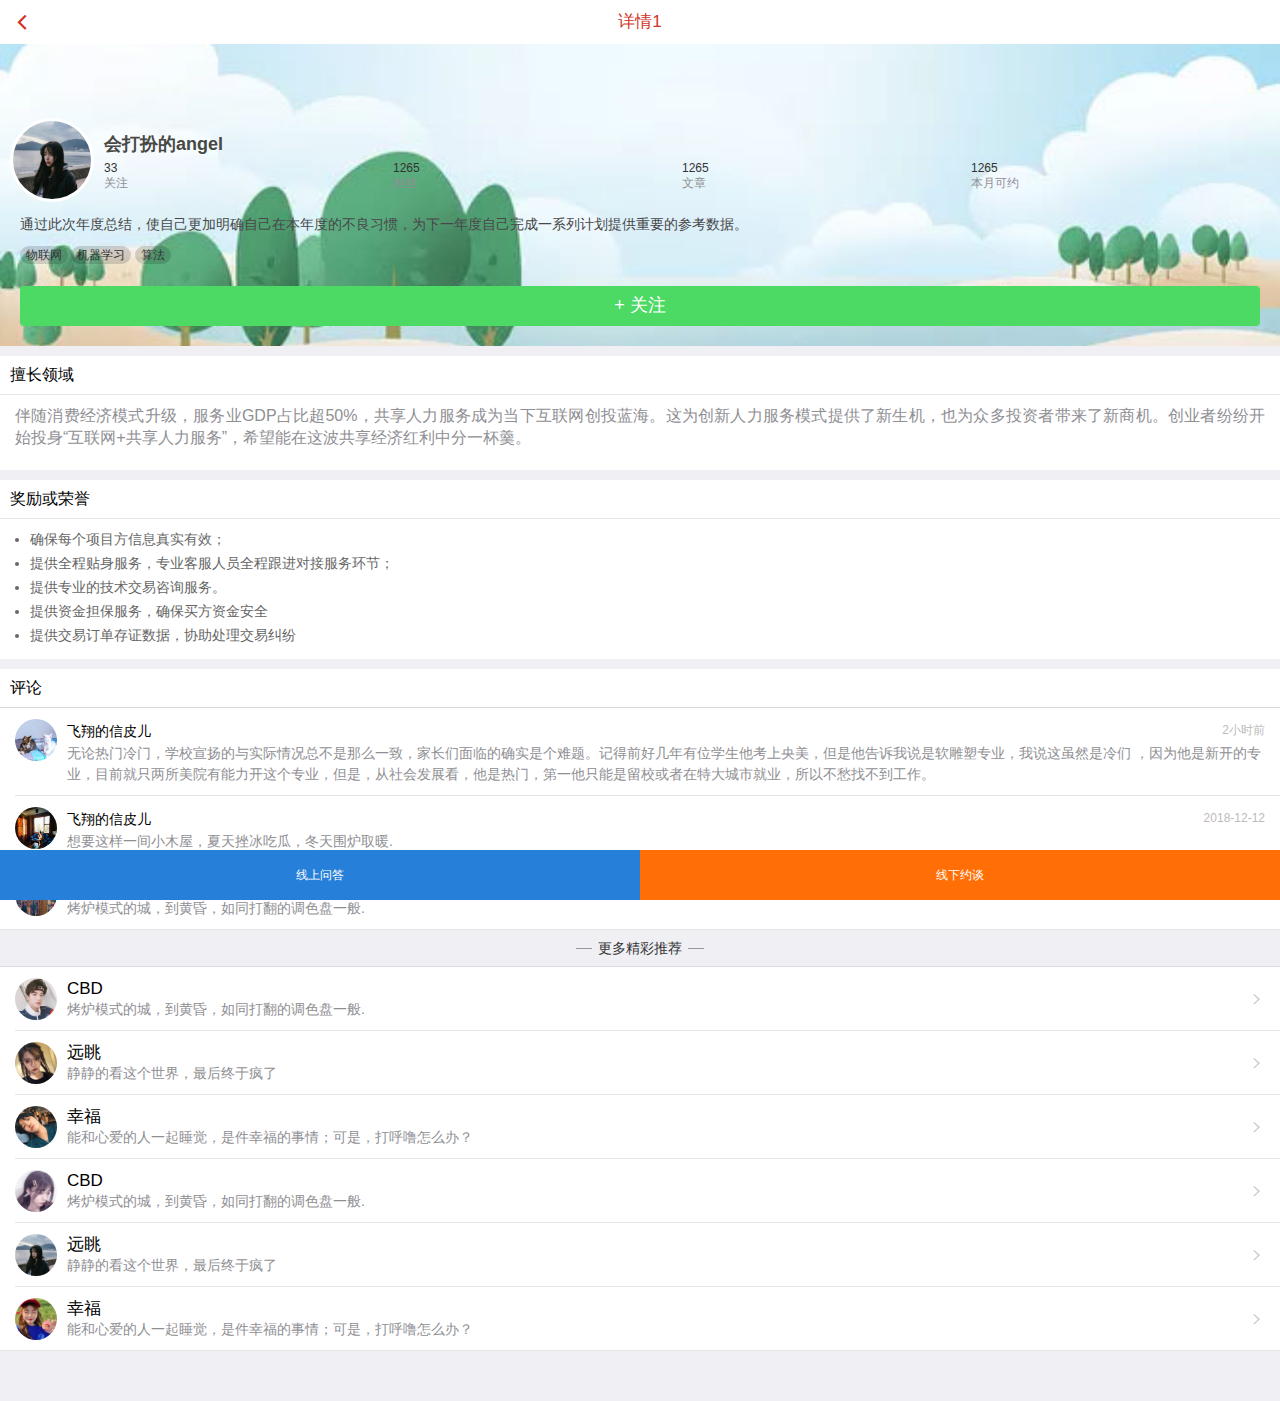
<file: zhuanjie-detail.html>
<!DOCTYPE html>
<html lang="en">
<head>
    <meta charset="UTF-8">
    <meta name="viewport" content="width=device-width, initial-scale=1.0">
    <meta http-equiv="X-UA-Compatible" content="ie=edge">
    <title>详情1</title>
    <link rel="stylesheet" href="./css/mui.css">
    <link rel="stylesheet" href="./css/style.css">
    <style>
			html,
			body {
				background-color: #efeff4;
			}
			
			.mui-bar .mui-pull-left .mui-icon {
				padding-right: 5px;
				font-size: 28px;
			}
			
			.mui-bar .mui-btn {
				font-weight: normal;
				font-size: 17px;
			}
			
			.mui-bar .mui-btn-link {
				top: 1px;
			}
			
			.mui-content img{
				width: 100%;
			}
			
			
		</style>
</head>
<body>
    <header id="header" class="mui-bar mui-bar-transparent bar-xj-home">
        <a class="mui-action-back mui-icon mui-icon-left-nav mui-pull-left"></a>
        <h1 class="mui-title">详情1</h1>
    </header>
    <nav class="mui-bar mui-bar-tab btn-bar-2">
        <a class="mui-tab-item btn-primary" href="#">
            线上问答
        </a>
        <a class="mui-tab-item btn-orange" href="#">
            线下约谈
        </a>
    </nav>
    <div class="mui-content">
        <!--静态图片-->
        <div class="detail-imgbox zj-header-bg">
            <!-- <img id="img1" src="./images/zj_img2.jpg" class=""> -->
            <div class="user-container">
                <div class="flex">
                    <div class="avatar-box"><img src="./images/a5.jpg" alt=""></div>
                    <div class="user-info">
                        <h1 class="name">会打扮的angel</h1>
                        <div class="flex follow-meta">
                            <p>
                                <span class="num">33</span>
                                <span>关注</span>
                            </p>
                            <p>
                                <span class="num">1265</span>
                                <span>粉丝</span>
                            </p>
                            <p>
                                <span class="num">1265</span>
                                <span>文章</span>
                            </p>
                            <p>
                                <span class="num">1265</span>
                                <span>本月可约</span>
                            </p>
                            
                        </div>
                    </div>
                </div>
                <!-- 个人简介 -->
                <div class="description">
                    <p>通过此次年度总结，使自己更加明确自己在本年度的不良习惯，为下一年度自己完成一系列计划提供重要的参考数据。</p>
                    <div>
                        <span class="mui-badge">物联网</span>
                        <span class="mui-badge">机器学习</span>
                        <span class="mui-badge">算法</span>
                    </div>
                    <div class="mui-text-center mt20">
                        <button class="mui-btn mui-btn-success mui-btn-block mui-btn-sm">+ 关注</button>
                    </div>
                </div>
            </div>
        </div>
        
        <!-- 擅长领域 -->
        <div class="info-table bgf mt10">
            <div class="title">擅长领域</div>
            <div class="activity-center">
                <p>伴随消费经济模式升级，服务业GDP占比超50%，共享人力服务成为当下互联网创投蓝海。这为创新人力服务模式提供了新生机，也为众多投资者带来了新商机。创业者纷纷开始投身“互联网+共享人力服务”，希望能在这波共享经济红利中分一杯羹。</p>
            </div>
        </div>

        <!-- 奖励或荣誉  -->
        <div class="info-table bgf mt10">
            <div class="title">奖励或荣誉 </div>
            <div class="activity-center">
                <ol>
                    <li>确保每个项目方信息真实有效；</li>
                    <li>提供全程贴身服务，专业客服人员全程跟进对接服务环节；</li>
                    <li>提供专业的技术交易咨询服务。</li>
                    <li>提供资金担保服务，确保买方资金安全</li>
                    <li>提供交易订单存证数据，协助处理交易纠纷</li>                    
                </ol>
            </div>
        </div>

        <!-- 评论  -->
        <div class="info-table bgf mt10">
            <div class="title">评论 </div>
            <ul class="mui-table-view comment">
                <li class="mui-table-view-cell mui-media">
                    <a href="javascript:;">
                        <img class="mui-media-object mui-pull-left avatar" src="../images/shuijiao.jpg">
                        <div class="mui-media-body">
                            <h3 class="flex">
                                <span class="name">飞翔的信皮儿</span>
                                <em class="time">2小时前</em>
                            </h3>
                            <p>无论热门冷门，学校宣扬的与实际情况总不是那么一致，家长们面临的确实是个难题。记得前好几年有位学生他考上央美，但是他告诉我说是软雕塑专业，我说这虽然是冷们 ，因为他是新开的专业，目前就只两所美院有能力开这个专业，但是，从社会发展看，他是热门，第一他只能是留校或者在特大城市就业，所以不愁找不到工作。</p>
                        </div>
                    </a>
                </li>
                <li class="mui-table-view-cell mui-media">
                    <a href="javascript:;">
                        <img class="mui-media-object mui-pull-left avatar" src="../images/muwu.jpg">
                        <div class="mui-media-body">
                            <h3 class="flex">
                                <span class="name">飞翔的信皮儿</span>
                                <em class="time">2018-12-12</em>
                            </h3>
                            <p>想要这样一间小木屋，夏天挫冰吃瓜，冬天围炉取暖.</p>
                        </div>
                    </a>
                </li>
                <li class="mui-table-view-cell mui-media">
                    <a href="javascript:;">
                        <img class="mui-media-object mui-pull-left avatar" src="../images/cbd.jpg">
                        <div class="mui-media-body">
                            <h3 class="name">幸福</h3>
                            <p>烤炉模式的城，到黄昏，如同打翻的调色盘一般.</p>
                        </div>
                    </a>
                </li>

            </ul>
        </div>


        <div class="substance-more-activit-title flex">
            <span class="title-line"></span>
            <p class="list-title">更多精彩推荐</p>
            <span class="title-line"></span>
        </div>
        <!-- 推荐 -->
        <div class="bgf home-list-item">
            <ul class="mui-table-view mui-table-view-chevron">
                <li class="mui-table-view-cell mui-media">
                    <a class="mui-navigate-right" href="./zhuanjie-detail.html">
                        <img class="mui-media-object mui-pull-left avatar" src="../images/a1.jpg">
                        <div class="mui-media-body">
                            CBD
                            <p class="mui-ellipsis">烤炉模式的城，到黄昏，如同打翻的调色盘一般.</p>
                        </div>
                    </a>
                </li>
                <li class="mui-table-view-cell mui-media">
                    <a class="mui-navigate-right" href="./zhuanjie-detail.html">
                        <img class="mui-media-object mui-pull-left avatar" src="../images/a2.jpg">
                        <div class="mui-media-body">
                            远眺
                            <p class="mui-ellipsis">静静的看这个世界，最后终于疯了</p>
                        </div>
                    </a>
                </li>
                <li class="mui-table-view-cell mui-media">
                    <a class="mui-navigate-right" href="./zhuanjie-detail.html">
                        <img class="mui-media-object mui-pull-left avatar" src="../images/a3.jpg">
                        <div class="mui-media-body">
                            幸福
                            <p class="mui-ellipsis">能和心爱的人一起睡觉，是件幸福的事情；可是，打呼噜怎么办？</p>
                        </div>
                    </a>
                </li>
                <li class="mui-table-view-cell mui-media">
                    <a class="mui-navigate-right" href="./zhuanjie-detail.html">
                        <img class="mui-media-object mui-pull-left avatar" src="../images/a4.jpeg">
                        <div class="mui-media-body">
                            CBD
                            <p class="mui-ellipsis">烤炉模式的城，到黄昏，如同打翻的调色盘一般.</p>
                        </div>
                    </a>
                </li>
                <li class="mui-table-view-cell mui-media">
                    <a class="mui-navigate-right" href="./zhuanjie-detail.html">
                        <img class="mui-media-object mui-pull-left avatar" src="../images/a5.jpg">
                        <div class="mui-media-body">
                            远眺
                            <p class="mui-ellipsis">静静的看这个世界，最后终于疯了</p>
                        </div>
                    </a>
                </li>
                <li class="mui-table-view-cell mui-media">
                    <a class="mui-navigate-right" href="./zhuanjie-detail.html">
                        <img class="mui-media-object mui-pull-left avatar" src="../images/a6.jpeg">
                        <div class="mui-media-body">
                            幸福
                            <p class="mui-ellipsis">能和心爱的人一起睡觉，是件幸福的事情；可是，打呼噜怎么办？</p>
                        </div>
                    </a>
                </li>
            </ul>
        </div>
    </div>
    <script src="./js/mui.min.js"></script>
</body>
</html>
</file>
<file: css/style.css>
body {
  font-family: "PingFang SC","Hiragino Sans GB","Microsoft YaHei","WenQuanYi Micro Hei","Helvetica Neue",Arial,sans-serif;
}

ul, li {
  margin: 0;
  padding: 0;
  list-style-type: none;
}

.mt10 {
  margin-top: 10px;
}

.mt20 {
  margin-top: 20px;
}

.ui-nowrap-multi {
  display: -webkit-box;
  overflow: hidden;
  text-overflow: ellipsis;
  -webkit-box-orient: vertical;
  -webkit-line-clamp: 2;
}

.ui-nowrap, .recommend-img-list .mui-card .mui-card-content a {
  max-width: 100%;
  overflow: hidden;
  white-space: nowrap;
  text-overflow: ellipsis;
}

.text-muted {
  color: #999;
}

.text-primary {
  color: #4FB0FF;
}

.text-danger {
  color: #CF3529;
}

.text-purple {
  color: #774FFF;
}

.text-green {
  color: #05cc47 !important;
}

.text-orange {
  color: #ff5000;
}

.text-darkgreen {
  color: #3DE1CD;
}

.text-pink {
  color: #FF6399;
}

.btn-bar-2 {
  -webkit-box-shadow: none;
          box-shadow: none;
}

.btn-bar-2 .btn-primary {
  background: #267fd9;
  color: #ffffff;
  font-size: 12px;
}

.btn-bar-2 .btn-orange {
  background: #ff6f06;
  color: #ffffff;
  font-size: 12px;
}

.btn-bar-2.mui-bar-tab .mui-tab-item .mui-icon {
  top: 0;
}

.btn-bar-2.mui-bar-tab .mui-tab-item.mui-active {
  opacity: .8;
  color: #ffffff;
}

.bar-xj-home {
  background: #ffffff;
}

.bar-xj-home .mui-title {
  color: #CF3529;
}

.bar-xj-home .mui-btn-link,
.bar-xj-home .mui-icon {
  color: #CF3529;
}

.bar-xj-home .mui-tab-item.mui-active {
  color: #CF3529;
}

.mui-grid-view.mui-grid-9.icon-menu .mui-media {
  background: #ffffff;
}

.mui-grid-view.mui-grid-9.icon-menu .mui-media .icon {
  display: inline-block;
  width: 2rem;
  height: 2rem;
}

.mui-grid-view.mui-grid-9.icon-menu .mui-media .icon img {
  width: 100%;
}

.bgf {
  background: #ffffff;
}

.xj-nav .mui-tab-item.mui-active {
  color: #CF3529;
}

.mui-table-view .mui-table-view-cell > a:not(.mui-btn) .avatar {
  border-radius: 50%;
}

.home-list-item .mui-table-view-cell > a:not(.mui-btn) {
  white-space: normal;
  text-overflow: ellipsis;
}

.home-list-item .mui-media-body .name {
  line-height: 1.2;
  margin: 0;
  font-size: 16px;
  font-weight: 400;
  color: #333333;
  display: -webkit-box;
  overflow: hidden;
  text-overflow: ellipsis;
  -webkit-box-orient: vertical;
  -webkit-line-clamp: 2;
}

.home-list-item .mui-media-body .info .price {
  color: #ff9000;
  font-size: .4rem;
}

.home-list-item .mui-media-body .info .price strong {
  font-size: 1rem;
}

.home-list-item .mui-media-body .info .city {
  color: #999999;
  font-size: .6rem;
}

.home-list-item .mui-media-body .des span {
  display: inline-block;
  margin-right: 10px;
}

.home-list-item .mui-media-body .des span:last-child {
  margin-right: 0;
}

.pro_filter_more {
  width: 100%;
  min-height: 45px;
  padding: 0 5px;
  font-size: 12px;
  -webkit-overflow-scrolling: touch;
  background-color: #fff;
}

.pro_filter_more .title {
  padding: 5px;
  font-size: 14px;
  border-bottom: 1px solid #e5e5e5;
}

.pro_filter_more .mui-col-xs-6 {
  display: -webkit-box;
  display: -ms-flexbox;
  display: flex;
  padding: 5px;
}

.pro_filter_more .mui-col-xs-6 label {
  display: block;
  width: 65px;
  line-height: 24px;
}

.pro_filter_more .mui-col-xs-6 .select-box {
  -webkit-box-flex: 1;
      -ms-flex: 1;
          flex: 1;
  width: 0%;
  height: 24px;
  line-height: 24px;
  padding: 0 5px;
  margin: 0;
  border-radius: 12px;
  background: #fafafa;
  border: 1px solid #e5e5e5 !important;
}

.detail-imgbox {
  position: relative;
}

.detail-imgbox img {
  vertical-align: top;
}

.detail-info {
  width: 100%;
  padding: 10px;
  border-bottom: 1px solid #e5e5e5;
  -webkit-box-sizing: border-box;
          box-sizing: border-box;
}

.detail-info h1 {
  font-size: 18px;
  color: #333333;
  font-weight: 500;
  line-height: 1.42857143;
  margin-bottom: .5rem;
}

.detail-info small {
  color: #999999;
}

.info-table .title {
  line-height: 30px;
  font-size: 16px;
  padding: 4px 10px;
  border-bottom: 1px solid #e5e5e5;
}

.info-table .mui-row li {
  padding: 5px 10px;
  font-size: 14px;
  border-bottom: 1px solid #e5e5e5;
  color: #666666;
}

.info-table .mui-row li:nth-child(odd) {
  border-right: 1px solid #e5e5e5;
}

.info-table .activity-center {
  padding-right: 15px;
  min-height: 50px;
  padding-top: 10px;
  padding-bottom: 10px;
  padding-left: 15px;
  overflow: hidden;
  color: #666666;
}

.info-table .activity-center p {
  margin-bottom: 10px;
  -webkit-font-smoothing: antialiased;
  font-family: sans-serif;
  background-color: white;
  font-size: 16px;
  text-align: justify;
  line-height: 1.42857143;
}

.info-table .activity-center ol {
  padding-left: 15px;
  margin: 0;
}

.info-table .activity-center ol li {
  list-style-type: disc;
  line-height: 20px;
  font-size: 14px;
  padding-bottom: 4px;
}

.info-table .comment .mui-table-view-cell a {
  white-space: normal;
}

.info-table .comment .mui-table-view-cell a .name {
  -webkit-box-flex: 1;
      -ms-flex: 1;
          flex: 1;
  font-size: 14px;
  font-weight: 400;
}

.info-table .comment .mui-table-view-cell a .time {
  -webkit-box-flex: 0;
      -ms-flex: none;
          flex: none;
  width: 80px;
  font-size: 12px;
  color: #bbbbbb;
  font-weight: normal;
  text-align: right;
  font-style: normal;
}

.flex {
  display: -webkit-box;
  display: -ms-flexbox;
  display: flex;
}

.substance-more-activit-title {
  padding: 8px 0;
  -webkit-box-align: center;
      -ms-flex-align: center;
          align-items: center;
  -webkit-box-pack: center;
      -ms-flex-pack: center;
          justify-content: center;
}

.substance-more-activit-title .title-line {
  width: 1rem;
  height: 1px;
  background: #999;
  margin: 0 .08rem;
}

.substance-more-activit-title .list-title {
  padding: 0 5px;
  color: #333;
  margin: 0;
}

.zj-header-bg {
  padding-top: 120px;
  background: url(../images/zj_img2.jpg) no-repeat;
  background-size: cover;
}

.user-container {
  width: 100%;
  padding: 10px;
  -webkit-box-sizing: border-box;
          box-sizing: border-box;
}

.user-container .avatar-box {
  display: inline-block;
  -webkit-box-flex: 0;
      -ms-flex: none;
          flex: none;
  width: 84px;
  height: 84px;
  border-radius: 64px;
  border: 3px solid #ffffff;
  overflow: hidden;
  margin-top: -12px;
}

.user-container .avatar-box img {
  width: 100%;
}

.user-container .user-info {
  -webkit-box-flex: 1;
      -ms-flex: 1;
          flex: 1;
  padding: 0 10px;
}

.user-container .user-info .name {
  font-size: 18px;
  color: #484844;
}

.user-container .user-info .follow-meta {
  padding-top: 5px;
}

.user-container .user-info .follow-meta p {
  -webkit-box-flex: 1;
      -ms-flex: 1;
          flex: 1;
  font-size: 12px;
}

.user-container .user-info .follow-meta p .num {
  display: block;
  line-height: 10px;
  color: #333333;
  font-weight: 500;
}

.user-container .description {
  padding: 10px;
  font-size: 12px;
}

.user-container .description p {
  color: #484848;
}

.user-container .description .mui-btn-block {
  padding: 6px 12px;
  margin: 0;
}

.jingjiren-info {
  position: relative;
  height: 300px;
  background: #ffffff;
}

.jingjiren-info .bg {
  position: absolute;
  left: 0;
  top: 0;
  width: 100%;
  height: 160px;
  background: #fff url(../images/zj_img.jpg) no-repeat;
}

.jingjiren-info .box {
  position: absolute;
  left: 0;
  bottom: 0;
  padding: 15px;
  width: 100%;
}

.jingjiren-info .box .con {
  background: #ffffff;
  padding-top: 50px;
  -webkit-box-shadow: 0px 6px 4px 0px rgba(228, 231, 240, 0.5);
          box-shadow: 0px 6px 4px 0px rgba(228, 231, 240, 0.5);
  border-radius: 5px;
}

.jingjiren-info .box .con .avatar {
  position: absolute;
  left: 50%;
  top: -30px;
  height: 96px;
  width: 96px;
  border-radius: 50%;
  border: 2px solid #ffffff;
  background: #ffffff;
  -webkit-transform: translateX(-50%);
          transform: translateX(-50%);
  overflow: hidden;
}

.jingjiren-info .box .con .avatar img {
  width: 100%;
}

.jingjiren-info .box .con .info {
  padding: 5px 10px;
}

.jingjiren-info .box .con .info .name {
  font-size: 18px;
  font-weight: 400;
  text-align: center;
}

.jingjiren-info .box .con .info .tags {
  height: 20px;
  margin: 8px 0;
  text-align: center;
}

.jingjiren-info .box .con .info .tags span {
  margin-right: 8px;
  line-height: 12px;
  padding: 2px 6px 1px;
  font-size: 10px;
  color: #536D8C;
  background: #F4F6F9;
}

.jingjiren-info .box .con .info .base-info {
  display: -webkit-box;
  display: -ms-flexbox;
  display: flex;
}

.jingjiren-info .box .con .info .base-info li {
  position: relative;
  -webkit-box-flex: 1;
      -ms-flex: 1;
          flex: 1;
  padding: 0 10px;
  text-align: center;
  font-size: 10px;
  max-width: 33.33%;
}

.jingjiren-info .box .con .info .base-info li:after {
  position: absolute;
  right: 0;
  top: 50%;
  content: "|";
  color: #eeeeee;
  -webkit-transform: translateY(-50%);
          transform: translateY(-50%);
}

.jingjiren-info .box .con .info .base-info li:last-child {
  border-right: 0;
}

.jingjiren-info .box .con .info .base-info li:last-child:after {
  display: none;
}

.jingjiren-info .box .con .info .base-info li strong {
  display: block;
  line-height: 12px;
}

.jingjiren-info .box .con .info .base-info li span {
  color: #999999;
}

.recommend-img-list .mui-card {
  margin: 2px;
}

.recommend-img-list .mui-card .img-box img {
  width: 100%;
}

.recommend-img-list .mui-card .mui-card-content a {
  display: block;
  line-height: 30px;
  color: #333333;
}

.paimai-wrapper .paimai-list li .title {
  font-weight: 500;
  color: #333333;
}

.paimai-wrapper .paimai-list li .title-No {
  font-size: 1rem;
  color: #333333;
  font-weight: 550;
}

.paimai-wrapper .status {
  position: relative;
  padding-left: 10px;
}

.paimai-wrapper .status:after {
  position: absolute;
  left: 0;
  top: 50%;
  content: "";
  width: .4rem;
  height: .4rem;
  border-radius: 50%;
  -webkit-transform: translateY(-50%);
          transform: translateY(-50%);
}

.paimai-wrapper .status.green:after {
  background: #05CC47;
}

.paimai-wrapper .status.blue:after {
  background: #4FB0FF;
}

.paimai-wrapper .status.red:after {
  background: #cf3529;
}

.paimai-wrapper .status-con {
  padding: 8px 15px;
}

.paimai-wrapper .status-con span {
  padding-right: 10px;
  font-size: 14px;
}

.aui-flexView {
  width: 100%;
  height: 100%;
  margin: 0 auto;
  display: -webkit-box;
  display: -ms-flexbox;
  display: flex;
  -webkit-box-orient: vertical;
  -webkit-box-direction: normal;
  -ms-flex-direction: column;
      flex-direction: column;
}

.aui-scrollView {
  width: 100%;
  height: 100%;
  -webkit-box-flex: 1;
  -ms-flex: 1;
  flex: 1;
  overflow-y: auto;
  overflow-x: hidden;
  -webkit-overflow-scrolling: touch;
  position: relative;
}

.aui-jop-chang {
  width: 100%;
  padding: 3.5rem 0;
  text-align: center;
  background-image: -webkit-gradient(linear, left top, right top, from(#cf3529), to(#e54e31));
  background-image: linear-gradient(to right, #cf3529, #e54e31);
  background-color: #cf3529;
  height: 200px;
  color: #fff;
  font-size: 0.95rem;
}

.aui-jop-chang p {
  color: rgba(255, 255, 255, 0.6);
}

.aui-jop-chang .login-logo {
  width: 40px;
  height: 40px;
  margin: -30px auto 0 auto;
}

.aui-jop-chang .login-logo img {
  width: 100%;
}

.aui-jop-top {
  margin-top: -80px;
  padding: 10px;
}

.aui-jop-top .aui-jop-top-box {
  width: 100%;
  padding: 2rem 1rem;
  border-radius: 3px;
  background: #fff;
}

.aui-jop-top .aui-jop-top-box .aui-flex {
  display: -webkit-box;
  display: -ms-flexbox;
  display: flex;
  -webkit-box-align: center;
      -ms-flex-align: center;
          align-items: center;
  padding: 15px 0;
  position: relative;
}

.aui-jop-top .aui-jop-top-box .aui-flex .aui-form-item {
  width: 25px;
  height: 25px;
  margin-right: 10px;
}

.aui-jop-top .aui-jop-top-box .aui-flex .aui-form-item img {
  width: 25px;
  height: 25px;
  display: block;
  border: none;
}

.aui-jop-top .aui-jop-top-box .aui-flex .aui-flex-box {
  -webkit-box-flex: 1;
      -ms-flex: 1;
          flex: 1;
  width: 0%;
  font-size: 14px;
  color: #333;
}

.aui-jop-top .aui-jop-top-box .aui-flex .aui-flex-box input {
  width: 100%;
  height: auto;
  padding: 0.3rem 0;
  color: #333333;
  background: none;
  border: none;
  margin: 0;
}

.aui-jop-top .aui-jop-top-box .aui-flex .aui-psd a {
  color: #646464;
  font-size: 0.85rem;
}

.aui-jop-top .aui-jop-top-box .aui-flex .aui-yzm {
  width: 90px;
  height: 30px;
}

.aui-jop-top .aui-jop-top-box .aui-flex .aui-yzm img {
  width: 90px;
  height: 30px;
}

.b-line {
  position: relative;
}

.b-line:after {
  content: '';
  position: absolute;
  z-index: 2;
  bottom: 0;
  left: 0;
  width: 100%;
  height: 1px;
  border-bottom: 1px solid #e2e2e2;
  -webkit-transform: scaleY(0.5);
  transform: scaleY(0.5);
  -webkit-transform-origin: 0 100%;
  transform-origin: 0 100%;
}

.aui-form-button {
  padding: 2rem 0;
}

.aui-form-button button {
  background: #de442c;
  width: 90%;
  margin: 0 auto;
  display: block;
  padding: 0.5rem 0;
  border-radius: 20px;
  border: none;
  color: #fff;
}

.aui-register-a a {
  padding: 0;
  color: #de442c;
  font-size: 0.9rem;
}

.aui-register a {
  text-align: center;
  color: #6a6a6a;
  display: block;
  padding: 1.5rem 0;
  font-size: 0.9rem;
}

.aui-footer-link {
  text-align: center;
}

.aui-footer-link a {
  color: #6a6a6a;
  display: block;
  padding: 1rem 0;
  font-size: 0.9rem;
}

.aui-footer-link em {
  font-style: normal;
}

.aui-register-a a {
  padding: 0;
  color: #de442c;
  font-size: 0.9rem;
}

.weui-uploader__hd {
  display: -webkit-box;
  display: -ms-flexbox;
  display: flex;
  padding-bottom: 10px;
  -webkit-box-align: center;
      -ms-flex-align: center;
          align-items: center;
}

.weui-uploader__title {
  -webkit-box-flex: 1;
      -ms-flex: 1;
          flex: 1;
}

.weui-uploader__info {
  color: #B2B2B2;
}

.weui-uploader__bd {
  margin-bottom: -4px;
  margin-right: -9px;
  overflow: hidden;
}

.weui-uploader__files {
  list-style: none;
}

.weui-uploader__file {
  position: relative;
  float: left;
  margin-right: 9px;
  margin-bottom: 9px;
  width: 79px;
  height: 79px;
  background: no-repeat center center;
  background-size: cover;
}

.weui-uploader__file .del {
  position: absolute;
  top: 0;
  right: 0;
  width: 40px;
  height: 40px;
  text-align: right;
  vertical-align: top;
  z-index: 9999;
}

.weui-uploader__file .del .mui-icon {
  font-weight: bold;
}

.weui-uploader__file_status {
  position: relative;
}

.weui-uploader__file_status:before {
  content: " ";
  position: absolute;
  top: 0;
  right: 0;
  bottom: 0;
  left: 0;
  background-color: rgba(0, 0, 0, 0.5);
}

.weui-uploader__file_status .weui-uploader__file-content {
  display: block;
}

.weui-uploader__file-content {
  display: none;
  position: absolute;
  top: 50%;
  left: 50%;
  -webkit-transform: translate(-50%, -50%);
          transform: translate(-50%, -50%);
  color: #FFFFFF;
}

.weui-uploader__file-content .weui-icon-warn {
  display: inline-block;
}

.weui-uploader__input-box {
  float: left;
  position: relative;
  margin-right: 9px;
  margin-bottom: 9px;
  width: 77px;
  height: 77px;
  border: 1px solid #D9D9D9;
}

.weui-uploader__input-box:before, .weui-uploader__input-box:after {
  content: " ";
  position: absolute;
  top: 50%;
  left: 50%;
  -webkit-transform: translate(-50%, -50%);
          transform: translate(-50%, -50%);
  background-color: #D9D9D9;
}

.weui-uploader__input-box:before {
  width: 2px;
  height: 39.5px;
}

.weui-uploader__input-box:after {
  width: 39.5px;
  height: 2px;
}

.weui-uploader__input-box:active {
  border-color: #999999;
}

.weui-uploader__input-box:active:before, .weui-uploader__input-box:active:after {
  background-color: #999999;
}

.weui-uploader__input {
  position: absolute;
  z-index: 1;
  top: 0;
  left: 0;
  width: 100%;
  height: 100%;
  opacity: 0;
  -webkit-tap-highlight-color: rgba(0, 0, 0, 0);
}

.logo {
  display: inline-block;
  width: 40px;
  height: 40px;
  background: url(../images/logo.png) no-repeat;
  background-size: 40px;
  vertical-align: top;
}
/*# sourceMappingURL=style.css.map */
</file>
